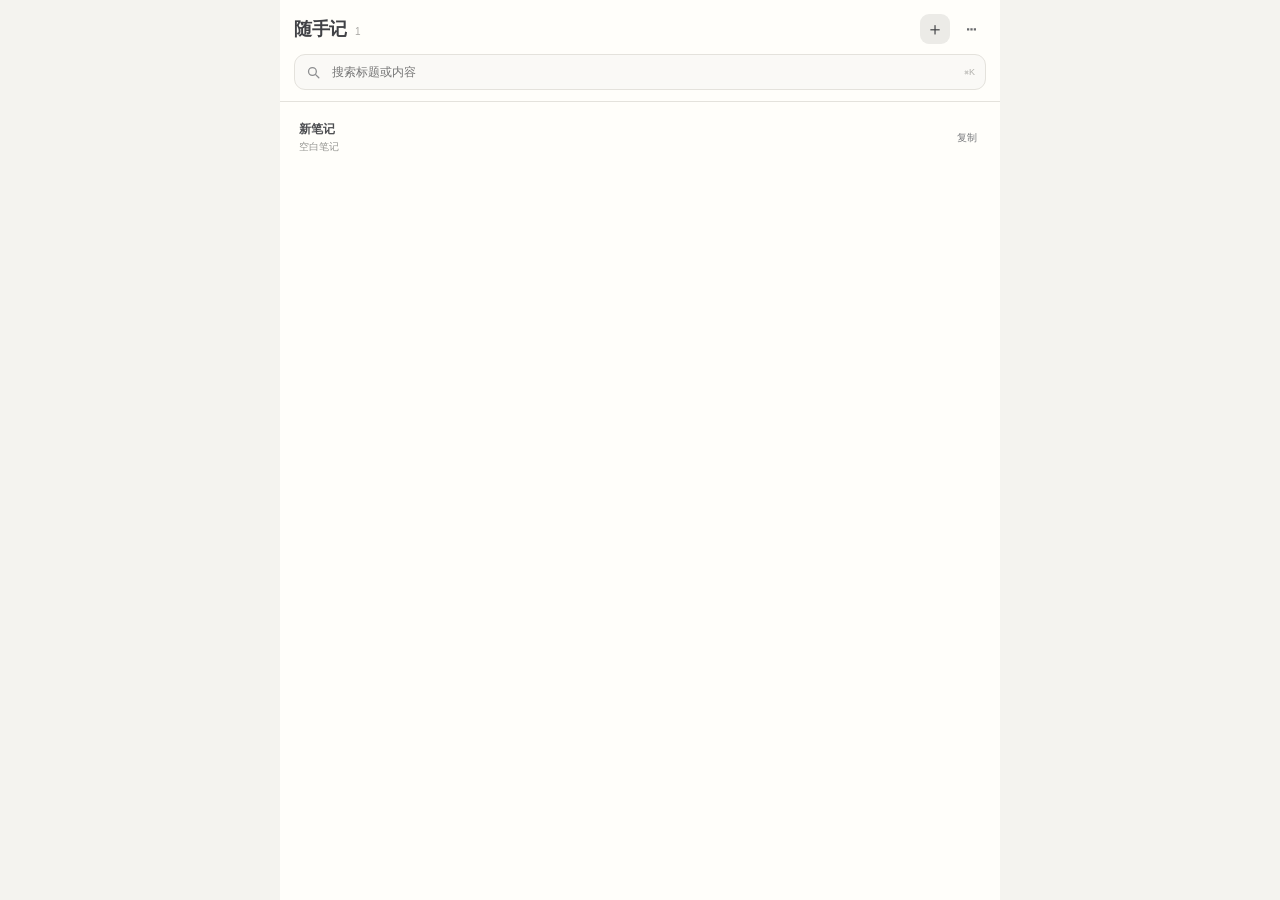
<file: index.html>
<!doctype html>
<html lang="zh-CN">
<head>
  <meta charset="utf-8">
  <meta name="viewport" content="width=device-width,initial-scale=1">
  <title>Quick Notes</title>
  <meta http-equiv="refresh" content="0; url=web/index.html">
  <script>location.replace("web/index.html");</script>
</head>
<body><a href="web/index.html">打开 Quick Notes</a></body>
</html>
</file>
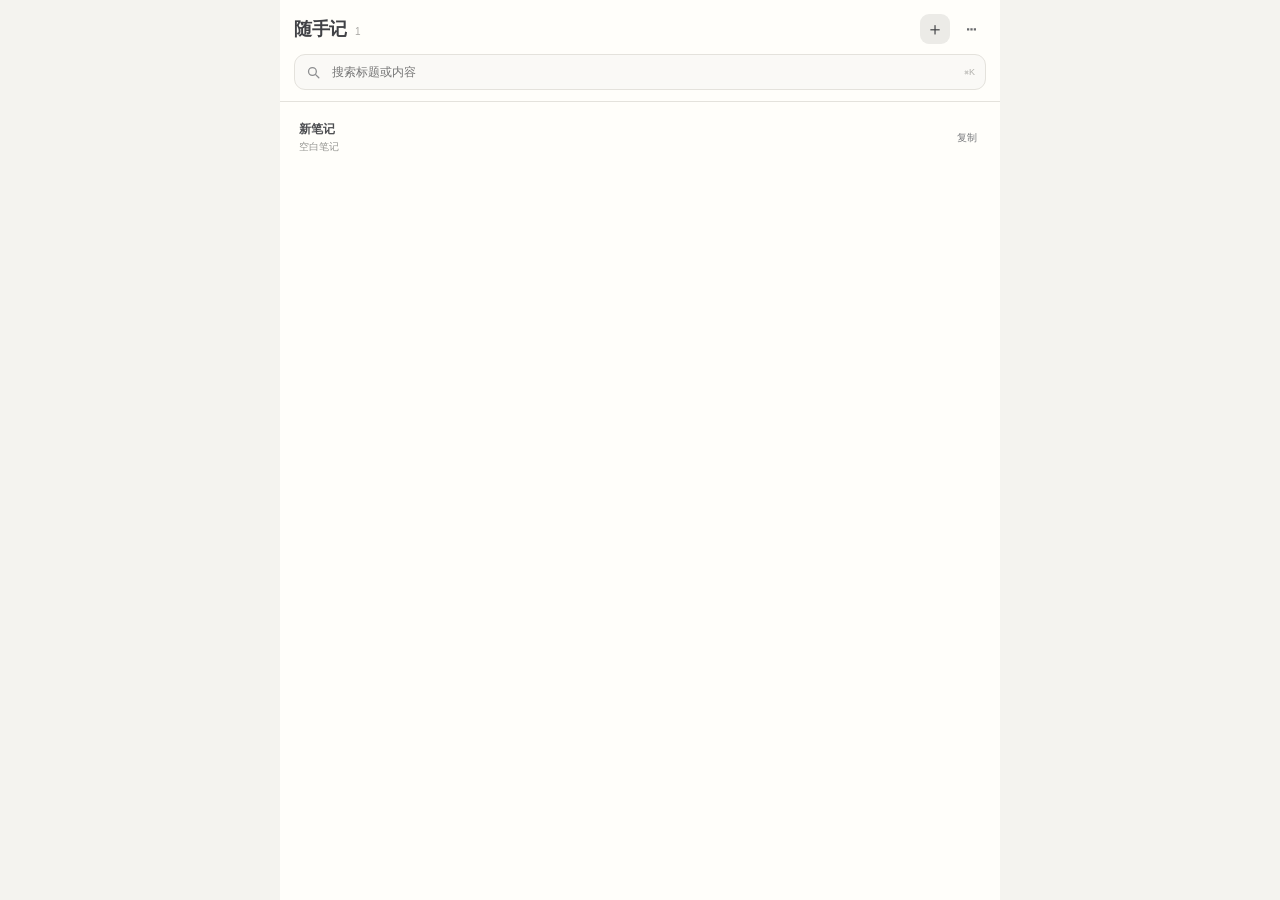
<file: preview-v04/index.html>
<!doctype html>
<html lang="zh-CN" data-runtime="web">
<head>
  <meta charset="utf-8">
  <meta name="viewport" content="width=device-width,initial-scale=1,viewport-fit=cover">
  <title>随手记 · MenubarX V0.4 Preview</title>
  <meta name="theme-color" content="#f4f3ef">
  <link rel="manifest" href="manifest.webmanifest">
  <link rel="icon" href="../icons/icon48.png">
  <link rel="apple-touch-icon" href="../icons/icon128.png">
  <link rel="stylesheet" href="../css/writing.css">
  <link rel="stylesheet" href="menubarx.css">
</head>
<body>
  <main id="menubar-app" class="menubar-app" data-view="shelf">
    <section id="shelf-view" class="app-view shelf-view" aria-label="随手记列表">
      <header class="shelf-header">
        <div class="brand-row"><div class="brand-copy"><strong>随手记</strong><span id="note-count" class="quiet-meta"></span></div><div class="header-actions"><button id="new-note" class="icon-action primary-icon" type="button" title="新建" aria-label="新建笔记">＋</button><button id="settings-button" class="icon-action" type="button" title="设置" aria-label="设置">⋯</button></div></div>
        <label class="search-box" for="note-search"><svg aria-hidden="true" viewBox="0 0 24 24"><circle cx="10.5" cy="10.5" r="5.5"/><path d="m15 15 4.5 4.5"/></svg><input id="note-search" type="search" placeholder="搜索标题或内容" autocomplete="off" spellcheck="false"><kbd>⌘K</kbd></label>
      </header>
      <div id="note-list" class="note-list" role="list"></div><div id="note-empty" class="empty-state" hidden>没有匹配的内容</div>
    </section>
    <section id="read-view" class="app-view read-view" aria-label="阅读笔记" hidden><header class="detail-header"><button id="read-back" class="text-action back-action" type="button">‹ 返回</button><div class="detail-actions"><button id="read-copy" class="text-action primary-action" type="button">复制</button><button id="read-edit" class="text-action" type="button">编辑</button><button id="read-delete" class="text-action danger-text" type="button">删除</button></div></header><div class="read-scroll"><h1 id="read-title" class="note-title"></h1><article id="read-body" class="markdown-preview"></article></div></section>
    <section id="edit-view" class="app-view edit-view" aria-label="编辑笔记" hidden><header class="detail-header edit-header"><button id="edit-back" class="text-action back-action" type="button">‹ 完成</button><span id="save-status" class="save-status">已保存</span><button id="edit-copy" class="text-action primary-action" type="button">复制</button></header><div class="edit-fields"><input id="edit-title" class="edit-title" type="text" maxlength="80" placeholder="笔记名称" autocomplete="off" spellcheck="true" aria-label="笔记名称"><div id="source-toolbar" class="source-toolbar" role="toolbar" aria-label="Markdown 快捷格式"><button type="button" data-prefix="# " title="一级标题">H1</button><button type="button" data-prefix="## " title="二级标题">H2</button><button type="button" data-prefix="### " title="三级标题">H3</button><span class="toolbar-separator" aria-hidden="true"></span><button type="button" data-wrap="**" title="加粗"><strong>B</strong></button><button type="button" data-wrap="*" title="斜体"><em>I</em></button><button type="button" data-wrap="`" title="行内代码">&lt;/&gt;</button><span class="toolbar-separator" aria-hidden="true"></span><button type="button" data-prefix="- " title="项目列表">•</button><button type="button" data-prefix="1. " title="编号列表">1.</button><button type="button" data-prefix="> " title="引用">❝</button><button type="button" data-insert="divider" title="分隔线">—</button></div><textarea id="edit-body" class="source-editor" placeholder="直接写点什么……" spellcheck="true" aria-label="Markdown 正文"></textarea></div></section>
    <div id="copy-toast" class="copy-toast" role="status" aria-live="polite" hidden>已复制</div>
    <dialog id="settings-dialog" class="settings-dialog"><form method="dialog" class="settings-panel"><header class="settings-header"><div><strong>设置与备份</strong><p>这是 V0.4 Preview，使用独立本地数据库。</p></div><button value="close" class="close-button" aria-label="关闭">×</button></header><section class="settings-section"><div class="section-copy"><strong>本地自动备份</strong><p id="backup-status">尚未连接备份目录</p></div><div class="button-row"><button id="connect-backup" type="button">选择目录</button><button id="backup-now" type="button">立即备份</button><button id="restore-backup" type="button">从目录恢复</button><button id="disconnect-backup" type="button">断开</button></div></section><section class="settings-section"><div class="section-copy"><strong>安全快照</strong><p>删除、导入和恢复前自动留底；最多保留 8 份。</p></div><div class="button-row"><button id="create-snapshot" type="button">立即留一份</button></div><div id="snapshot-list" class="compact-list"></div></section><section class="settings-section"><div class="section-copy"><strong>回收站</strong><p id="trash-summary">0 条</p></div><div id="trash-list" class="compact-list"></div><div class="button-row"><button id="empty-trash" type="button" class="danger-soft">清空回收站</button></div></section><section class="settings-section"><div class="section-copy"><strong>导入与导出</strong><p>JSON 用于完整恢复；Markdown 导出当前笔记。</p></div><div class="button-row"><button id="export-json" type="button">导出完整 JSON</button><button id="export-markdown" type="button">导出当前 Markdown</button><button id="import-json" type="button">导入 JSON</button><input id="import-json-input" type="file" accept="application/json,.json" hidden></div></section><footer class="settings-footer"><span id="version">Web 0.4.0 Preview</span><span>独立测试数据</span></footer></form></dialog>
  </main>
  <script type="module" src="menubarx.js"></script>
</body>
</html>
</file>
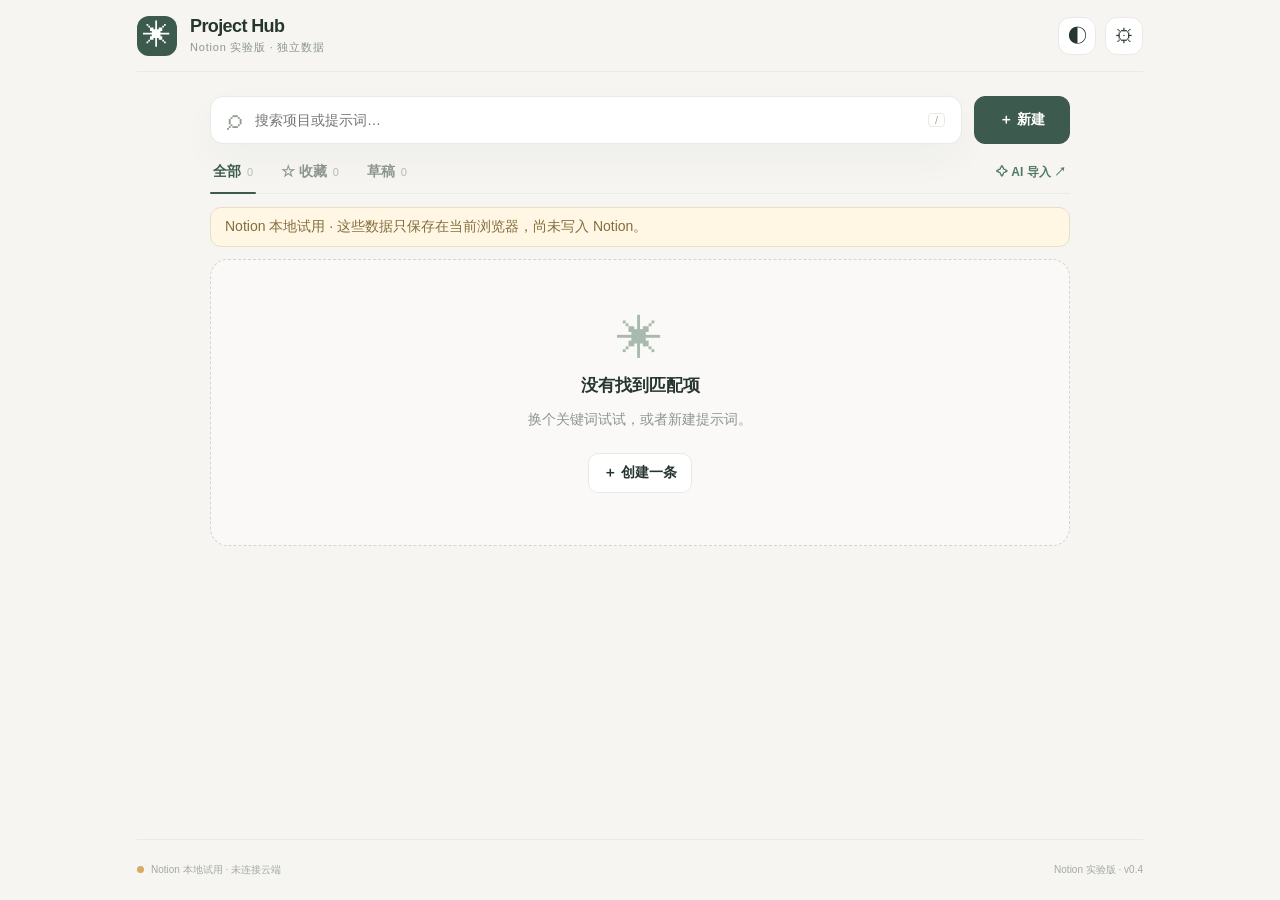
<file: project-hub-notion/index.html>
<!doctype html>
<html lang="zh-CN">
<head>
  <meta charset="utf-8">
  <meta name="viewport" content="width=device-width,initial-scale=1,viewport-fit=cover">
  <meta name="theme-color" content="#f6f5f2">
  <meta name="description" content="你的个人 AI 项目与提示词快捷工作台。">
  <title>Project Hub · Notion 实验版</title>
  <link rel="icon" type="image/svg+xml" href="favicon.svg">
  <link rel="stylesheet" href="styles.css">
  <script defer src="config.js"></script>
  <script type="module" src="js/app.js"></script>
</head>
<body>
  <div class="app-frame">
    <header class="topbar">
      <div class="brand"><div class="brand-icon">✳</div><div class="brand-text"><strong>Project Hub</strong><span>Notion 实验版 · 独立数据</span></div></div>
      <div class="top-actions">
        <button type="button" id="themeBtn" class="icon-button desktop-only" title="切换深浅模式" aria-label="切换深浅模式">◐</button>
        <button type="button" id="settingsBtn" class="icon-button" title="设置与备份" aria-label="设置与备份">⚙</button>
      </div>
    </header>
    <main class="content">
      <section class="toolbar" aria-label="快捷操作">
        <label class="searchbox"><span class="search-icon" aria-hidden="true">⌕</span><input id="search" type="search" placeholder="搜索项目或提示词…" autocomplete="off" spellcheck="false"><span class="keycap desktop-only">/</span></label>
        <button id="newBtn" type="button" class="primary-button"><span aria-hidden="true">＋</span> 新建</button>
      </section>
      <div class="filterbar"><div class="filter-tabs"><button id="allFilter" class="filter active" type="button">全部 <span id="allCount"></span></button><button id="starFilter" class="filter" type="button">☆ 收藏 <span id="starCount"></span></button><button id="draftFilter" class="filter" type="button">草稿 <span id="draftCount"></span></button></div><button id="aiBtn" type="button" class="text-action">✧ AI 导入 <span aria-hidden="true">↗</span></button></div>
      <div id="syncNotice" class="sync-notice" role="status"></div><div id="draftQuick" class="draft-quick" hidden><button type="button" id="newDraftBtn" class="draft-quick-button"><span>✎ 随便写点什么…</span><small>自动保存 · 完善后收入词库</small></button></div>
      <section id="cards" class="cards" aria-live="polite" aria-label="提示词列表"></section>
      <div id="empty" class="empty" hidden><div class="empty-art" aria-hidden="true">✳</div><h2 id="emptyTitle">还没有提示词</h2><p id="emptySub">点击「新建」，添加你的第一条提示词。</p><button id="emptyNew" type="button" class="outline-button">＋ 创建一条</button></div>
    </main>
    <footer class="footer"><span id="storageStatus"><span class="status-dot"></span> 本地演示</span><span>Notion 实验版 · v0.4</span></footer>
  </div>

  <dialog id="editDialog" class="sheet-dialog" aria-labelledby="editHeading">
    <form id="editForm" method="dialog"><div class="dialog-head"><div><p class="eyebrow">EDITOR</p><h2 id="editHeading">新建提示词</h2></div><button type="button" class="close-btn" data-close="editDialog" aria-label="关闭">×</button></div>
      <div class="form-row kind-switch" role="group" aria-label="记录类型"><label><input name="kind" type="radio" value="prompt" checked>普通提示词</label><label><input name="kind" type="radio" value="project">项目入口</label></div>
      <label class="field"><span>标题 <small>必填</small></span><input id="editTitle" name="title" maxlength="160" required placeholder="例如：课堂反馈生成"></label>
      <label class="field"><span>一句简介 <small>可选</small></span><input id="editSummary" name="summary" maxlength="400" placeholder="简短说明它能帮你做什么"></label>
      <div id="projectFields" hidden><label class="field"><span>项目入口 <small>必填 · 已核验的地址</small></span><input id="editEntry" name="entry_url" type="url" placeholder="https://drive.google.com/…"></label><label class="field"><span>Current 地址 <small>可选</small></span><input id="editCurrent" name="current_url" type="url" placeholder="https://drive.google.com/…"></label></div>
      <label class="field"><span id="bodyLabel">提示词正文</span><textarea id="editBody" name="body" rows="7" placeholder="输入你想快速复制的内容…"></textarea><small id="bodyHelp" class="helper">点击卡片正文区域即可复制此内容。</small></label>
      <div class="editor-utility"><button type="button" id="copyForAIBtn" class="subtle-button" hidden>✧ 复制给 AI 修改</button><button type="button" id="deleteBtn" class="danger-text" hidden>删除这条</button></div>
      <div class="dialog-actions"><button type="button" class="outline-button" data-close="editDialog">取消</button><button type="submit" id="saveBtn" class="primary-button">保存</button></div>
    </form>
  </dialog>

  <dialog id="draftDialog" class="sheet-dialog" aria-labelledby="draftHeading">
    <div class="dialog-head"><div><p class="eyebrow">DRAFT WORKSPACE</p><h2 id="draftHeading">随便写写</h2></div><button type="button" class="close-btn" id="closeDraftBtn" aria-label="关闭草稿">×</button></div>
    <p class="dialog-lead">先写想法，不必整理。离开会自动保存；收入词库时再确认标题。</p>
    <label class="field"><span>标题 <small>暂时可不填</small></span><input id="draftTitle" maxlength="160" placeholder="未命名草稿"></label>
    <label class="field"><span>内容</span><textarea id="draftBody" class="draft-body" rows="12" placeholder="一句想法、几个关键词，或者一段待完善的提示词……"></textarea></label>
    <p id="draftStatus" class="draft-save-status" role="status">自动保存</p>
    <div class="draft-actions"><button type="button" class="outline-button" id="draftDeleteBtn">删除</button><div class="draft-actions-right"><button type="button" class="outline-button" id="draftAiBtn">✧ 交给 AI</button><button type="button" class="primary-button" id="promoteDraftBtn">收入词库 ↗</button></div></div>
  </dialog>

  <dialog id="aiDialog" class="sheet-dialog" aria-labelledby="aiHeading"><div class="dialog-head"><div><p class="eyebrow">AI CONNECTION</p><h2 id="aiHeading">从 ChatGPT 导入</h2></div><button type="button" class="close-btn" data-close="aiDialog" aria-label="关闭">×</button></div><p class="dialog-lead">粘贴 ChatGPT 返回的结构化 JSON。粘贴后自动检查并预览；确认后提交，不改变收藏和置顶。Notion 的多条写入不是原子事务。</p><label class="field"><span>AI 修改包</span><textarea id="aiInput" rows="9" spellcheck="false" placeholder='{"schema":"project-hub.patch.v2","changes":[{"action":"create","title":"示例","body":"正文"}]}'></textarea></label><div id="aiPreview" class="preview" aria-live="polite"></div><div class="dialog-actions"><button type="button" id="applyAiBtn" class="primary-button" disabled>确认应用</button></div></dialog>

  <dialog id="settingsDialog" class="sheet-dialog small-dialog" aria-labelledby="settingsHeading"><div class="dialog-head"><div><p class="eyebrow">PREFERENCES</p><h2 id="settingsHeading">偏好设置</h2></div><button type="button" class="close-btn" data-close="settingsDialog" aria-label="关闭">×</button></div><section class="setting-group"><h3>数据与备份</h3><p id="settingsMode">当前为本地演示模式。配置 Supabase 后切换到个人云同步。</p><div class="button-row"><button type="button" id="undoSettingsBtn" class="outline-button" disabled>↶ 撤销上次操作</button><button type="button" id="exportBtn" class="outline-button">↓ 导出 JSON 备份</button><button type="button" id="importBtn" class="outline-button">↑ 导入 JSON 备份</button><input type="file" id="backupFile" accept=".json,application/json" hidden></div><div id="backupPreview" class="preview"></div><button type="button" id="applyBackupBtn" class="primary-button" hidden>确认合并备份</button></section><section class="setting-group"><h3>AI 修改偏好</h3><p>「交给 AI」时自动附带此偏好。输出格式与版本保护由网站固定管理，避免误改。此偏好目前只保存在当前浏览器。</p><label class="field"><span>你的 AI 编辑指导词</span><textarea id="aiGuidance" rows="5" maxlength="1500" placeholder="输入 AI 应如何优化你的提示词"></textarea></label><div class="button-row"><button type="button" id="saveAiGuidanceBtn" class="outline-button">保存偏好</button><button type="button" id="resetAiGuidanceBtn" class="outline-button">恢复默认</button></div></section><section class="setting-group"><h3>外观与同步</h3><div class="button-row"><button type="button" id="settingsThemeBtn" class="outline-button">◐ 切换深浅模式</button><button type="button" id="refreshBtn" class="outline-button">↻ 从云端刷新</button><button type="button" id="logoutBtn" class="outline-button" hidden>退出登录</button></div></section></dialog>

  <dialog id="authDialog" class="sheet-dialog small-dialog" aria-labelledby="authHeading"><form id="authForm" method="dialog"><div class="dialog-head"><div><p class="eyebrow">PRIVATE CLOUD</p><h2 id="authHeading">登录你的工作台</h2></div></div><p class="dialog-lead">Notion 正式版由 Cloudflare Access 完成认证，此表单仅作兼容保留。</p><label class="field"><span>邮箱</span><input id="email" type="email" required autocomplete="username"></label><label class="field"><span>密码</span><input id="password" type="password" required autocomplete="current-password"></label><div class="dialog-actions"><button type="submit" class="primary-button fill">登录并同步</button></div></form></dialog>

  <dialog id="manualCopyDialog" class="sheet-dialog small-dialog" aria-labelledby="manualHeading"><div class="dialog-head"><h2 id="manualHeading">请手动复制</h2><button type="button" class="close-btn" data-close="manualCopyDialog" aria-label="关闭">×</button></div><p class="dialog-lead">当前容器不允许自动写入剪贴板，请选择下方文本复制。</p><textarea id="manualCopyText" rows="9" readonly></textarea><div class="dialog-actions"><button class="primary-button" data-close="manualCopyDialog">完成</button></div></dialog>
  <div id="toast" class="toast" role="status" aria-live="polite"></div>
</body>
</html>
</file>
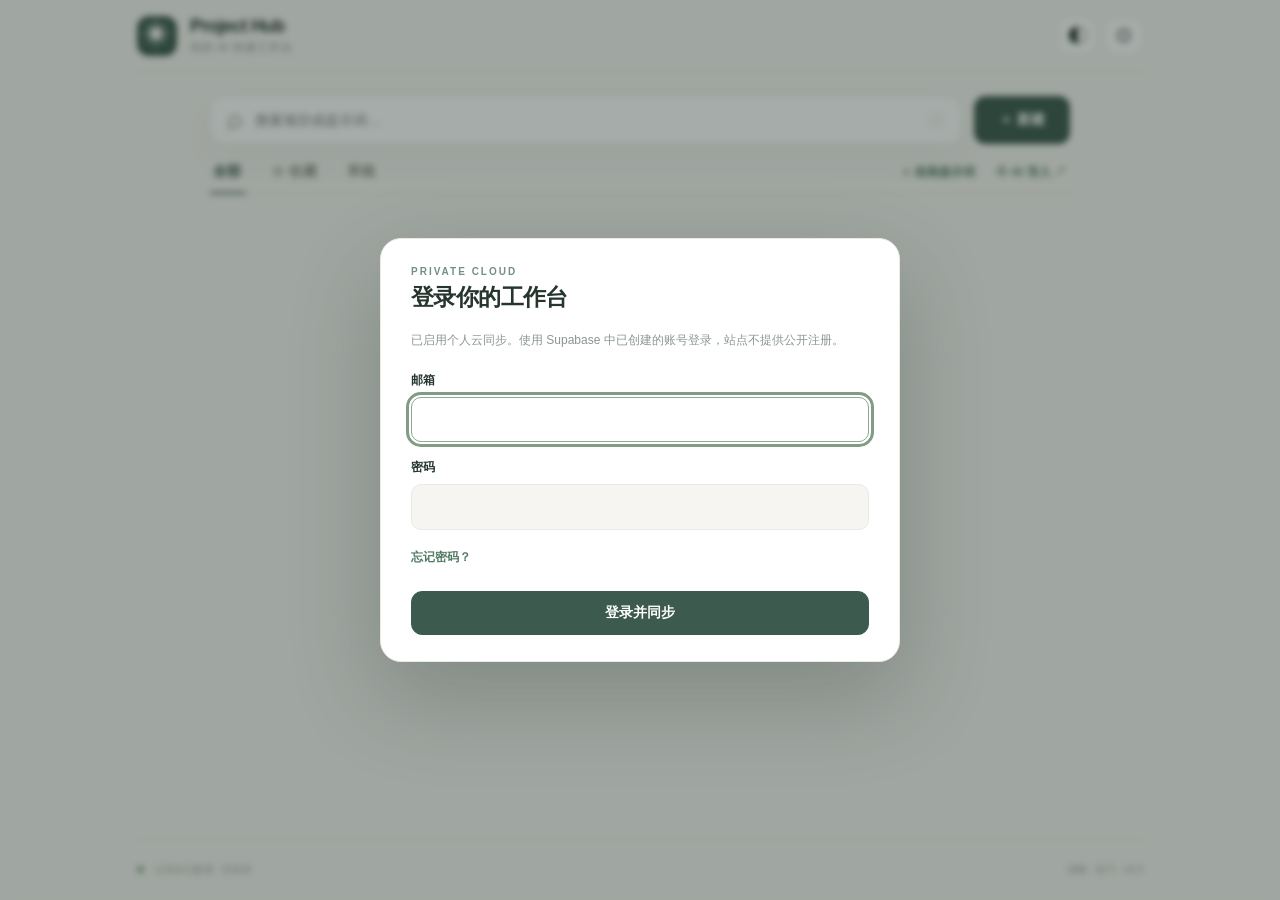
<file: project-hub/index.html>
<!doctype html>
<html lang="zh-CN">
<head>
  <meta charset="utf-8">
  <meta name="viewport" content="width=device-width,initial-scale=1,viewport-fit=cover">
  <meta name="theme-color" content="#f6f5f2">
  <meta name="description" content="你的个人 AI 项目与提示词快捷工作台。">
  <title>Project Hub · 提示词工作台</title>
  <link rel="icon" type="image/svg+xml" href="favicon.svg">
  <link rel="stylesheet" href="styles.css?v=auth-reset-20261018-1">
  <script defer src="config.js"></script>
  <script type="module" src="js/app.js?v=auth-reset-20261018-1"></script>
</head>
<body>
  <div class="app-frame">
    <header class="topbar">
      <div class="brand"><div class="brand-icon">✳</div><div class="brand-text"><strong>Project Hub</strong><span>你的 AI 快捷工作台</span></div></div>
      <div class="top-actions">
        <button type="button" id="themeBtn" class="icon-button desktop-only" title="切换深浅模式" aria-label="切换深浅模式">◐</button>
        <button type="button" id="settingsBtn" class="icon-button" title="设置与备份" aria-label="设置与备份">⚙</button>
      </div>
    </header>
    <main class="content">
      <section class="toolbar" aria-label="快捷操作">
        <label class="searchbox"><span class="search-icon" aria-hidden="true">⌕</span><input id="search" type="search" placeholder="搜索项目或提示词…" autocomplete="off" spellcheck="false"><span class="keycap desktop-only">/</span></label>
        <button id="newBtn" type="button" class="primary-button"><span aria-hidden="true">＋</span> 新建</button>
      </section>
      <div class="filterbar"><div class="filter-tabs"><button id="allFilter" class="filter active" type="button">全部 <span id="allCount"></span></button><button id="starFilter" class="filter" type="button">☆ 收藏 <span id="starCount"></span></button><button id="draftFilter" class="filter" type="button">草稿 <span id="draftCount"></span></button></div><div class="work-actions"><button id="composeBtn" type="button" class="text-action">＋ 组装提示词</button><button id="aiBtn" type="button" class="text-action">✧ AI 导入 <span aria-hidden="true">↗</span></button></div></div>
      <div id="syncNotice" class="sync-notice" role="status"></div><div id="draftQuick" class="draft-quick" hidden><button type="button" id="newDraftBtn" class="draft-quick-button"><span>✎ 随便写点什么…</span><small>自动保存 · 完善后收入词库</small></button></div>
      <section id="cards" class="cards" aria-live="polite" aria-label="提示词列表"></section>
      <div id="empty" class="empty" hidden><div class="empty-art" aria-hidden="true">✳</div><h2 id="emptyTitle">还没有提示词</h2><p id="emptySub">点击「新建」，添加你的第一条提示词。</p><button id="emptyNew" type="button" class="outline-button">＋ 创建一条</button></div>
    </main>
    <footer class="footer"><span id="storageStatus"><span class="status-dot"></span> 本地演示</span><span>清晰 · 轻巧 · v0.4</span></footer>
  </div>

  <dialog id="editDialog" class="sheet-dialog" aria-labelledby="editHeading">
    <form id="editForm" method="dialog"><div class="dialog-head"><div><p class="eyebrow">EDITOR</p><h2 id="editHeading">新建提示词</h2></div><button type="button" class="close-btn" data-close="editDialog" aria-label="关闭">×</button></div>
      <div class="form-row kind-switch" role="group" aria-label="记录类型"><label><input name="kind" type="radio" value="prompt" checked>普通提示词</label><label><input name="kind" type="radio" value="project">项目入口</label></div>
      <label class="field"><span>标题 <small>必填</small></span><input id="editTitle" name="title" maxlength="160" required placeholder="例如：课堂反馈生成"></label>
      <label class="field"><span>一句简介 <small>可选</small></span><input id="editSummary" name="summary" maxlength="400" placeholder="简短说明它能帮你做什么"></label>
      <div id="projectFields" hidden><label class="field"><span>项目入口 <small>必填 · 已核验的地址</small></span><input id="editEntry" name="entry_url" type="url" placeholder="https://drive.google.com/…"></label><label class="field"><span>Current 地址 <small>可选</small></span><input id="editCurrent" name="current_url" type="url" placeholder="https://drive.google.com/…"></label></div>
      <label class="field"><span id="bodyLabel">提示词正文</span><textarea id="editBody" name="body" rows="7" placeholder="输入你想快速复制的内容…"></textarea><small id="bodyHelp" class="helper">点击卡片正文区域即可复制此内容。</small></label>
      <div class="editor-utility"><button type="button" id="copyForAIBtn" class="subtle-button" hidden>✧ 复制给 AI 修改</button><button type="button" id="deleteBtn" class="danger-text" hidden>删除这条</button></div>
      <div class="dialog-actions"><button type="button" class="outline-button" data-close="editDialog">取消</button><button type="submit" id="saveBtn" class="primary-button">保存</button></div>
    </form>
  </dialog>

  <dialog id="draftDialog" class="sheet-dialog" aria-labelledby="draftHeading">
    <div class="dialog-head"><div><p class="eyebrow">DRAFT WORKSPACE</p><h2 id="draftHeading">随便写写</h2></div><button type="button" class="close-btn" id="closeDraftBtn" aria-label="关闭草稿">×</button></div>
    <p class="dialog-lead">先写想法，不必整理。离开会自动保存；收入词库时再确认标题。</p>
    <label class="field"><span>标题 <small>暂时可不填</small></span><input id="draftTitle" maxlength="160" placeholder="未命名草稿"></label>
    <label class="field"><span>内容</span><textarea id="draftBody" class="draft-body" rows="12" placeholder="一句想法、几个关键词，或者一段待完善的提示词……"></textarea></label>
    <p id="draftStatus" class="draft-save-status" role="status">自动保存</p>
    <div class="draft-actions"><button type="button" class="outline-button" id="draftDeleteBtn">删除</button><div class="draft-actions-right"><button type="button" class="outline-button" id="draftAiBtn">✧ 交给 AI</button><button type="button" class="primary-button" id="promoteDraftBtn">收入词库 ↗</button></div></div>
  </dialog>


  <dialog id="composeDialog" class="sheet-dialog compose-dialog" aria-labelledby="composeHeading">
    <div class="dialog-head"><div><p class="eyebrow">PROMPT COMPOSER</p><h2 id="composeHeading">组装调用提示词</h2></div><button type="button" class="close-btn" data-close="composeDialog" aria-label="关闭">×</button></div>
    <p class="dialog-lead">一个主项目，其他项目或方法只作参考。选好用途与本次任务，即时生成可复制的简短提示词。</p>
    <p class="compose-help">目录沿用现有「项目入口」卡片；KH 方法也可以登记为入口卡，名称标注 K001 等编号。入口和私人资料不会自动发布到 GitHub。</p>
    <div class="compose-grid">
      <label class="field"><span>用途</span><select id="composeMode"><option value="temporary">临时参考 · 不接手</option><option value="handoff">接手继续 · 一个主 Worker</option><option value="compose">组合设计 · 主项目＋借鉴</option></select></label>
      <label class="field"><span>主项目</span><select id="composeMain"><option value="">请选择项目</option></select></label>
    </div>
    <label class="field"><span>选其他项目或方法（可选）</span><select id="composeSource"><option value="">选择一项参考</option></select></label>
    <div class="compose-source-actions"><button type="button" id="addReferenceBtn" class="outline-button">＋ 借鉴项目</button><button type="button" id="addMethodBtn" class="outline-button">＋ 借鉴方法</button></div>
    <div id="composeChosen" class="compose-selected" aria-live="polite"></div>
    <label class="field"><span>本次任务 <small>可以留空，下次再补充</small></span><textarea id="composeTask" rows="4" maxlength="5000" placeholder="例如：参考主项目，设计一份新的 A-Level 数学课后练习。"></textarea></label>
    <div class="compose-output-head"><strong>最终提示词预览</strong><span id="composeStatus" role="status"></span></div>
    <pre id="composeOutput" class="compose-output" tabindex="0"></pre>
    <div class="dialog-actions compose-actions"><button type="button" id="composeSaveBtn" class="outline-button">☆ 收藏这个组合</button><button type="button" id="composeCopyBtn" class="primary-button">复制完整提示词</button></div>
  </dialog>
  <dialog id="aiDialog" class="sheet-dialog" aria-labelledby="aiHeading"><div class="dialog-head"><div><p class="eyebrow">AI CONNECTION</p><h2 id="aiHeading">从 ChatGPT 导入</h2></div><button type="button" class="close-btn" data-close="aiDialog" aria-label="关闭">×</button></div><p class="dialog-lead">粘贴 ChatGPT 返回的结构化 JSON。粘贴后自动检查并预览；确认后整体写入，不改变收藏和置顶。</p><label class="field"><span>AI 修改包</span><textarea id="aiInput" rows="9" spellcheck="false" placeholder='{"schema":"project-hub.patch.v2","changes":[{"action":"create","title":"示例","body":"正文"}]}'></textarea></label><div id="aiPreview" class="preview" aria-live="polite"></div><div class="dialog-actions"><button type="button" id="applyAiBtn" class="primary-button" disabled>确认应用</button></div></dialog>

  <dialog id="settingsDialog" class="sheet-dialog small-dialog" aria-labelledby="settingsHeading"><div class="dialog-head"><div><p class="eyebrow">PREFERENCES</p><h2 id="settingsHeading">偏好设置</h2></div><button type="button" class="close-btn" data-close="settingsDialog" aria-label="关闭">×</button></div><section class="setting-group"><h3>数据与备份</h3><p id="settingsMode">当前为本地演示模式。配置 Supabase 后切换到个人云同步。</p><div class="button-row"><button type="button" id="undoSettingsBtn" class="outline-button" disabled>↶ 撤销上次操作</button><button type="button" id="exportBtn" class="outline-button">↓ 导出 JSON 备份</button><button type="button" id="importBtn" class="outline-button">↑ 导入 JSON 备份</button><input type="file" id="backupFile" accept=".json,application/json" hidden></div><div id="backupPreview" class="preview"></div><button type="button" id="applyBackupBtn" class="primary-button" hidden>确认合并备份</button></section><section class="setting-group"><h3>AI 修改偏好</h3><p>「交给 AI」时自动附带此偏好。输出格式与版本保护由网站固定管理，避免误改。此偏好目前只保存在当前浏览器。</p><label class="field"><span>你的 AI 编辑指导词</span><textarea id="aiGuidance" rows="5" maxlength="1500" placeholder="输入 AI 应如何优化你的提示词"></textarea></label><div class="button-row"><button type="button" id="saveAiGuidanceBtn" class="outline-button">保存偏好</button><button type="button" id="resetAiGuidanceBtn" class="outline-button">恢复默认</button></div></section><section class="setting-group"><h3>外观与同步</h3><div class="button-row"><button type="button" id="settingsThemeBtn" class="outline-button">◐ 切换深浅模式</button><button type="button" id="refreshBtn" class="outline-button">↻ 从云端刷新</button><button type="button" id="logoutBtn" class="outline-button" hidden>退出登录</button></div></section></dialog>

  <dialog id="authDialog" class="sheet-dialog small-dialog" aria-labelledby="authHeading">
    <div class="auth-panel" id="loginPanel">
      <form id="authForm" method="dialog"><div class="dialog-head"><div><p class="eyebrow">PRIVATE CLOUD</p><h2 id="authHeading">登录你的工作台</h2></div></div><p class="dialog-lead">已启用个人云同步。使用 Supabase 中已创建的账号登录，站点不提供公开注册。</p><label class="field"><span>邮箱</span><input id="email" type="email" required autocomplete="username"></label><label class="field"><span>密码</span><input id="password" type="password" required autocomplete="current-password"></label><button type="button" id="forgotPasswordBtn" class="auth-link">忘记密码？</button><div class="dialog-actions"><button type="submit" class="primary-button fill">登录并同步</button></div></form>
    </div>
    <section class="auth-panel" id="resetRequestPanel" hidden aria-labelledby="resetRequestHeading"><div class="dialog-head"><div><p class="eyebrow">PASSWORD RESET</p><h2 id="resetRequestHeading">重设登录密码</h2></div></div><p class="dialog-lead">输入你注册 Project Hub 时使用的邮箱。我们会发送一封重设密码邮件。</p><form id="resetRequestForm" method="dialog"><label class="field"><span>邮箱</span><input id="resetEmail" type="email" required autocomplete="email"></label><p id="resetRequestStatus" class="auth-status" role="status" aria-live="polite"></p><div class="dialog-actions"><button type="button" id="backToLoginBtn" class="outline-button">返回登录</button><button type="submit" id="sendResetBtn" class="primary-button">发送重设邮件</button></div></form></section>
    <section class="auth-panel" id="passwordRecoveryPanel" hidden aria-labelledby="passwordRecoveryHeading"><div class="dialog-head"><div><p class="eyebrow">PASSWORD RESET</p><h2 id="passwordRecoveryHeading">设置新密码</h2></div></div><p id="passwordRecoveryStatus" class="auth-status" role="status" aria-live="polite"></p><form id="passwordRecoveryForm" method="dialog"><label class="field"><span>新密码</span><input id="newPassword" type="password" required autocomplete="new-password"></label><label class="field"><span>再输一次新密码</span><input id="confirmNewPassword" type="password" required autocomplete="new-password"></label><div class="dialog-actions"><button type="button" id="recoveryBackBtn" class="outline-button">返回登录</button><button type="submit" id="saveNewPasswordBtn" class="primary-button">保存新密码</button></div></form></section>
  </dialog>

  <dialog id="manualCopyDialog" class="sheet-dialog small-dialog" aria-labelledby="manualHeading"><div class="dialog-head"><h2 id="manualHeading">请手动复制</h2><button type="button" class="close-btn" data-close="manualCopyDialog" aria-label="关闭">×</button></div><p class="dialog-lead">当前容器不允许自动写入剪贴板，请选择下方文本复制。</p><textarea id="manualCopyText" rows="9" readonly></textarea><div class="dialog-actions"><button class="primary-button" data-close="manualCopyDialog">完成</button></div></dialog>
  <div id="toast" class="toast" role="status" aria-live="polite"></div>
</body>
</html>
</file>
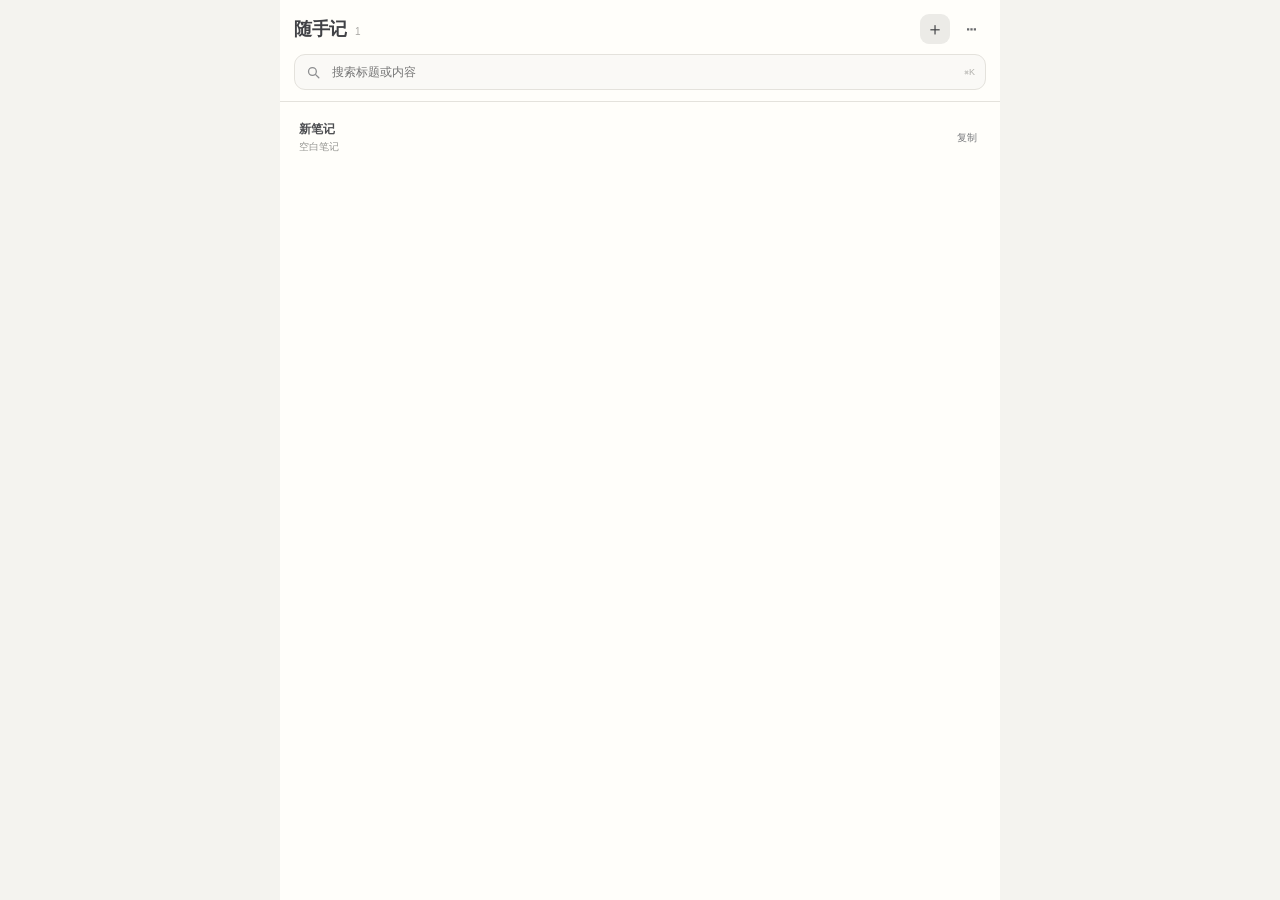
<file: web/index.html>
<!doctype html>
<html lang="zh-CN" data-runtime="web">
<head>
  <meta charset="utf-8">
  <meta name="viewport" content="width=device-width,initial-scale=1,viewport-fit=cover">
  <title>随手记 · MenubarX</title>
  <meta name="theme-color" content="#f4f3ef">
  <link rel="manifest" href="manifest.webmanifest">
  <link rel="icon" href="../icons/icon48.png">
  <link rel="apple-touch-icon" href="../icons/icon128.png">
  <link rel="stylesheet" href="../css/writing.css">
  <link rel="stylesheet" href="menubarx.css">
</head>
<body>
  <main id="menubar-app" class="menubar-app" data-view="shelf">
    <section id="shelf-view" class="app-view shelf-view" aria-label="随手记列表">
      <header class="shelf-header">
        <div class="brand-row">
          <div class="brand-copy">
            <strong>随手记</strong>
            <span id="note-count" class="quiet-meta"></span>
          </div>
          <div class="header-actions">
            <button id="new-note" class="icon-action primary-icon" type="button" title="新建" aria-label="新建笔记">＋</button>
            <button id="settings-button" class="icon-action" type="button" title="设置" aria-label="设置">⋯</button>
          </div>
        </div>
        <label class="search-box" for="note-search">
          <svg aria-hidden="true" viewBox="0 0 24 24"><circle cx="10.5" cy="10.5" r="5.5"/><path d="m15 15 4.5 4.5"/></svg>
          <input id="note-search" type="search" placeholder="搜索标题或内容" autocomplete="off" spellcheck="false">
          <kbd>⌘K</kbd>
        </label>
      </header>
      <div id="note-list" class="note-list" role="list"></div>
      <div id="note-empty" class="empty-state" hidden>没有匹配的内容</div>
    </section>

    <section id="read-view" class="app-view read-view" aria-label="阅读笔记" hidden>
      <header class="detail-header">
        <button id="read-back" class="text-action back-action" type="button">‹ 返回</button>
        <div class="detail-actions">
          <button id="read-copy" class="text-action primary-action" type="button">复制</button>
          <button id="read-edit" class="text-action" type="button">编辑</button>
          <button id="read-delete" class="text-action danger-text" type="button">删除</button>
        </div>
      </header>
      <div class="read-scroll">
        <h1 id="read-title" class="note-title"></h1>
        <article id="read-body" class="markdown-preview"></article>
      </div>
    </section>

    <section id="edit-view" class="app-view edit-view" aria-label="编辑笔记" hidden>
      <header class="detail-header edit-header">
        <button id="edit-back" class="text-action back-action" type="button">‹ 完成</button>
        <span id="save-status" class="save-status">已保存</span>
        <button id="edit-copy" class="text-action primary-action" type="button">复制</button>
      </header>
      <div class="edit-fields">
        <input id="edit-title" class="edit-title" type="text" maxlength="80" placeholder="笔记名称" autocomplete="off" spellcheck="true" aria-label="笔记名称">
        <div id="source-toolbar" class="source-toolbar" role="toolbar" aria-label="Markdown 快捷格式">
          <button type="button" data-prefix="# " title="一级标题">H1</button>
          <button type="button" data-prefix="## " title="二级标题">H2</button>
          <button type="button" data-prefix="### " title="三级标题">H3</button>
          <span class="toolbar-separator" aria-hidden="true"></span>
          <button type="button" data-wrap="**" title="加粗"><strong>B</strong></button>
          <button type="button" data-wrap="*" title="斜体"><em>I</em></button>
          <button type="button" data-wrap="`" title="行内代码">&lt;/&gt;</button>
          <span class="toolbar-separator" aria-hidden="true"></span>
          <button type="button" data-prefix="- " title="项目列表">•</button>
          <button type="button" data-prefix="1. " title="编号列表">1.</button>
          <button type="button" data-prefix="> " title="引用">❝</button>
          <button type="button" data-insert="divider" title="分隔线">—</button>
        </div>
        <textarea id="edit-body" class="source-editor" placeholder="直接写点什么……" spellcheck="true" aria-label="Markdown 正文"></textarea>
      </div>
    </section>

    <div id="copy-toast" class="copy-toast" role="status" aria-live="polite" hidden>已复制</div>

    <dialog id="settings-dialog" class="settings-dialog">
      <form method="dialog" class="settings-panel">
        <header class="settings-header">
          <div>
            <strong>设置与备份</strong>
            <p>内容只保存在当前网址的本机空间。</p>
          </div>
          <button value="close" class="close-button" aria-label="关闭">×</button>
        </header>

        <section class="settings-section">
          <div class="section-copy"><strong>本地自动备份</strong><p id="backup-status">尚未连接备份目录</p></div>
          <div class="button-row">
            <button id="connect-backup" type="button">选择目录</button>
            <button id="backup-now" type="button">立即备份</button>
            <button id="restore-backup" type="button">从目录恢复</button>
            <button id="disconnect-backup" type="button">断开</button>
          </div>
        </section>

        <section class="settings-section">
          <div class="section-copy"><strong>安全快照</strong><p>删除、导入和恢复前自动留底；最多保留 8 份。</p></div>
          <div class="button-row"><button id="create-snapshot" type="button">立即留一份</button></div>
          <div id="snapshot-list" class="compact-list"></div>
        </section>

        <section class="settings-section">
          <div class="section-copy"><strong>回收站</strong><p id="trash-summary">0 条</p></div>
          <div id="trash-list" class="compact-list"></div>
          <div class="button-row"><button id="empty-trash" type="button" class="danger-soft">清空回收站</button></div>
        </section>

        <section class="settings-section">
          <div class="section-copy"><strong>导入与导出</strong><p>JSON 用于完整恢复；Markdown 导出当前笔记。</p></div>
          <div class="button-row">
            <button id="export-json" type="button">导出完整 JSON</button>
            <button id="export-markdown" type="button">导出当前 Markdown</button>
            <button id="import-json" type="button">导入 JSON</button>
            <input id="import-json-input" type="file" accept="application/json,.json" hidden>
          </div>
        </section>

        <footer class="settings-footer">
          <span id="version">Web 0.4.0</span>
          <span>Markdown 源码优先</span>
        </footer>
      </form>
    </dialog>
  </main>

  <script type="module" src="menubarx.js"></script>
</body>
</html>
</file>
<file: css/writing.css>
:root {
  --canvas: #f3f2ef;
  --paper: #fffefa;
  --ink: #2d2e31;
  --muted: #8a8b8d;
  --faint: #b7b7b4;
  --line: #e4e2dd;
  --line-strong: #d6d3cd;
  --soft: #f7f6f2;
  --focus: #777c88;
  --heading-1: #4f4b55;
  --heading-2: #5f6672;
  --heading-3: #777b82;
  --marker: #b4b4b1;
  color-scheme: light;
  font-family: Inter, ui-sans-serif, -apple-system, BlinkMacSystemFont, "Segoe UI", "PingFang SC", "Microsoft YaHei", sans-serif;
  color: var(--ink);
  background: var(--canvas);
}
* { box-sizing: border-box; }
button, select, input { font: inherit; }
button, select {
  border: 1px solid var(--line);
  background: rgba(255,255,255,.78);
  color: #66676b;
}
button { cursor: pointer; }
button:hover { border-color: #c9c6c0; background: #fff; color: #3f4043; }
button:focus-visible, select:focus-visible, input:focus-visible {
  outline: 2px solid rgba(111, 116, 129, .38);
  outline-offset: 2px;
}
.icon-button {
  display: inline-grid;
  place-items: center;
  width: 31px;
  height: 31px;
  padding: 0;
  border-radius: 9px;
  font-size: 16px;
  line-height: 1;
}
.rich-editor {
  position: relative;
  min-height: 0;
  overflow: auto;
  overscroll-behavior: contain;
  scrollbar-gutter: stable;
  outline: 0;
  color: var(--ink);
  caret-color: #6d7077;
  overflow-wrap: anywhere;
  white-space: pre-wrap;
}

.rich-editor,
.note-list,
.settings-panel,
.popup-note-list,
.trash-list,
.snapshot-list {
  scrollbar-width: thin;
  scrollbar-color: rgba(100, 101, 101, .42) transparent;
}
.rich-editor::-webkit-scrollbar,
.note-list::-webkit-scrollbar,
.settings-panel::-webkit-scrollbar,
.popup-note-list::-webkit-scrollbar,
.trash-list::-webkit-scrollbar,
.snapshot-list::-webkit-scrollbar {
  width: 3px;
  height: 3px;
}
.rich-editor::-webkit-scrollbar-track,
.note-list::-webkit-scrollbar-track,
.settings-panel::-webkit-scrollbar-track,
.popup-note-list::-webkit-scrollbar-track,
.trash-list::-webkit-scrollbar-track,
.snapshot-list::-webkit-scrollbar-track {
  background: transparent;
}
.rich-editor::-webkit-scrollbar-thumb,
.note-list::-webkit-scrollbar-thumb,
.settings-panel::-webkit-scrollbar-thumb,
.popup-note-list::-webkit-scrollbar-thumb,
.trash-list::-webkit-scrollbar-thumb,
.snapshot-list::-webkit-scrollbar-thumb {
  border-radius: 999px;
  background: rgba(100, 101, 101, .42);
}
.rich-editor::-webkit-scrollbar-thumb:hover,
.note-list::-webkit-scrollbar-thumb:hover,
.settings-panel::-webkit-scrollbar-thumb:hover,
.popup-note-list::-webkit-scrollbar-thumb:hover,
.trash-list::-webkit-scrollbar-thumb:hover,
.snapshot-list::-webkit-scrollbar-thumb:hover {
  background: rgba(82, 83, 83, .58);
}
.rich-editor[data-empty="true"]::before {
  position: absolute;
  color: #aaa9a5;
  content: attr(data-placeholder);
  pointer-events: none;
}
.rich-editor p { min-height: 1.7em; margin: 0 0 .48em; }
.rich-editor h1 { color: var(--heading-1); font-weight: 760; letter-spacing: -.025em; }
.rich-editor h2 { color: var(--heading-2); font-weight: 720; letter-spacing: -.016em; }
.rich-editor h3 { color: var(--heading-3); font-weight: 700; }
.rich-editor ul, .rich-editor ol { padding-left: 1.72em; }
.rich-editor li { padding-left: .12em; }
.rich-editor li::marker { color: var(--marker); }
.rich-editor blockquote {
  border-left: 2px solid #c9c9c6;
  color: #66686c;
}
.rich-editor code {
  border-radius: 5px;
  background: #f0efec;
  color: #575b63;
  font-family: ui-monospace, SFMono-Regular, Menlo, monospace;
  font-size: .9em;
}
.rich-editor hr { border: 0; border-top: 1px solid #deddd9; }
.rich-editor ::selection { background: #e4e5e8; }

.visually-hidden {
  position: absolute !important;
  width: 1px !important;
  height: 1px !important;
  padding: 0 !important;
  margin: -1px !important;
  overflow: hidden !important;
  clip: rect(0, 0, 0, 0) !important;
  white-space: nowrap !important;
  border: 0 !important;
}

.markdown-toolbar {
  min-width: 0;
  display: flex;
  align-items: center;
  gap: 2px;
  user-select: none;
  -webkit-user-select: none;
  background: #f5f4f1;
  color: #747579;
}
.markdown-toolbar button,
.markdown-block-picker select {
  height: 28px;
  border: 0;
  border-radius: 7px;
  background: transparent;
  color: inherit;
  font-size: 11px;
  line-height: 1;
}
.markdown-toolbar button {
  min-width: 28px;
  display: grid;
  place-items: center;
  padding: 0 7px;
}
.markdown-toolbar button:hover,
.markdown-block-picker select:hover {
  border: 0;
  background: #e9e8e4;
  color: #3f4043;
}
.markdown-toolbar button:active { background: #e1e0dc; }
.markdown-toolbar button.is-active { background: #e4e3df; color: #444549; }
.markdown-toolbar code { font-size: 9px; }
.markdown-block-picker { position: relative; flex: 0 0 auto; }
.markdown-block-picker select {
  min-width: 72px;
  padding: 0 24px 0 9px;
  outline: 0;
  cursor: pointer;
  appearance: none;
  -webkit-appearance: none;
}
.markdown-block-picker::after {
  position: absolute;
  top: 50%;
  right: 9px;
  width: 5px;
  height: 5px;
  border-right: 1.5px solid currentColor;
  border-bottom: 1.5px solid currentColor;
  content: '';
  pointer-events: none;
  transform: translateY(-65%) rotate(45deg);
}
.markdown-toolbar-divider {
  width: 1px;
  height: 16px;
  margin: 0 3px;
  background: #dcdbd6;
}

/* V1.0: bounded session history controls. */
.markdown-toolbar button:disabled {
  cursor: default;
  opacity: .28;
  background: transparent;
  color: inherit;
}
.markdown-toolbar button:disabled:hover { background: transparent; color: inherit; }
.markdown-history-divider { margin-left: 5px; }
</file>
<file: preview-v04/menubarx.css>
:root {
  --canvas: #f4f3ef;
  --paper: #fffefa;
  --ink: #2f3033;
  --muted: #858681;
  --faint: #aaa9a5;
  --line: #e4e2dc;
  --soft: #f2f1ed;
  --soft-strong: #e9e7e1;
  --danger: #875f64;
  color-scheme: light;
}

html,
body {
  width: 100%;
  height: 100%;
  min-width: 320px;
  min-height: 320px;
  margin: 0;
  overflow: hidden;
  overflow-x: hidden;
  background: var(--canvas);
}

body {
  font-family: Inter, ui-sans-serif, -apple-system, BlinkMacSystemFont, "Segoe UI", "PingFang SC", "Microsoft YaHei", sans-serif;
  color: var(--ink);
}

button,
input,
textarea {
  font: inherit;
}

button { cursor: pointer; }

.menubar-app {
  width: 100%;
  height: 100vh;
  max-width: 720px;
  margin: 0 auto;
  overflow: hidden;
  background: var(--paper);
}

.app-view {
  width: 100%;
  height: 100%;
  min-width: 0;
  min-height: 0;
}

.app-view[hidden] { display: none !important; }

.shelf-view {
  display: grid;
  grid-template-rows: auto minmax(0, 1fr);
  background: var(--paper);
}

.shelf-header {
  z-index: 2;
  display: grid;
  gap: 10px;
  padding: 14px 14px 11px;
  border-bottom: 1px solid var(--line);
  background: rgba(255, 254, 250, .98);
}

.brand-row,
.detail-header,
.settings-header,
.settings-footer,
.compact-row,
.note-row {
  display: flex;
  align-items: center;
}

.brand-row,
.detail-header,
.settings-header,
.settings-footer { justify-content: space-between; }

.brand-copy {
  min-width: 0;
  display: flex;
  align-items: baseline;
  gap: 8px;
}

.brand-copy strong {
  color: #414246;
  font-size: 18px;
  letter-spacing: -.02em;
}

.quiet-meta,
.save-status {
  color: var(--faint);
  font-size: 10px;
}

.header-actions,
.detail-actions,
.button-row {
  display: flex;
  align-items: center;
  gap: 6px;
}

.icon-action,
.text-action,
.source-toolbar button,
.button-row button,
.close-button,
.compact-row button {
  border: 0;
  background: transparent;
  color: #696a6d;
}

.icon-action {
  width: 30px;
  height: 30px;
  display: grid;
  place-items: center;
  padding: 0;
  border-radius: 9px;
  font-size: 18px;
}

.icon-action:hover,
.text-action:hover,
.source-toolbar button:hover,
.compact-row button:hover {
  background: var(--soft);
  color: #3d3e41;
}

.primary-icon {
  background: #ecebe7;
  color: #3f4043;
}

.search-box {
  min-width: 0;
  min-height: 36px;
  display: grid;
  grid-template-columns: 18px minmax(0, 1fr) auto;
  align-items: center;
  gap: 7px;
  padding: 0 10px;
  border: 1px solid var(--line);
  border-radius: 11px;
  background: #faf9f6;
  color: #8c8d8f;
}

.search-box:focus-within {
  border-color: #cbc8c2;
  background: #fff;
  box-shadow: 0 0 0 3px rgba(105, 108, 116, .07);
}

.search-box svg {
  width: 17px;
  height: 17px;
  fill: none;
  stroke: currentColor;
  stroke-width: 1.8;
  stroke-linecap: round;
}

.search-box input {
  min-width: 0;
  border: 0;
  outline: 0;
  background: transparent;
  color: #4e4f52;
  font-size: 12px;
}

.search-box kbd {
  color: #b1b0ac;
  font: inherit;
  font-size: 9px;
}

.note-list {
  min-height: 0;
  overflow-y: auto;
  padding: 7px 7px 18px;
}

.note-row {
  min-width: 0;
  gap: 6px;
  padding: 4px 5px;
  border-radius: 11px;
}

.note-row:hover { background: #f5f4f0; }

.note-open {
  min-width: 0;
  flex: 1 1 auto;
  display: grid;
  gap: 3px;
  padding: 8px 7px;
  border: 0;
  border-radius: 8px;
  background: transparent;
  color: inherit;
  text-align: left;
}

.note-row-title {
  overflow: hidden;
  color: #4d4e51;
  font-size: 12px;
  font-weight: 680;
  line-height: 1.35;
  text-overflow: ellipsis;
  white-space: nowrap;
}

.note-row-excerpt {
  display: -webkit-box;
  overflow: hidden;
  color: #969692;
  font-size: 10px;
  line-height: 1.45;
  -webkit-box-orient: vertical;
  -webkit-line-clamp: 2;
}

.copy-row-action {
  flex: 0 0 auto;
  min-width: 42px;
  min-height: 30px;
  padding: 0 8px;
  border: 0;
  border-radius: 8px;
  background: transparent;
  color: #7a7b7e;
  font-size: 10px;
}

.copy-row-action:hover {
  background: #e9e8e4;
  color: #414246;
}

.empty-state {
  position: absolute;
  inset: 110px 12px auto;
  padding: 32px 10px;
  color: var(--faint);
  font-size: 11px;
  text-align: center;
}

.read-view,
.edit-view {
  display: grid;
  grid-template-rows: auto minmax(0, 1fr);
  background: var(--paper);
}

.detail-header {
  min-width: 0;
  min-height: 48px;
  gap: 8px;
  padding: 8px 11px;
  border-bottom: 1px solid var(--line);
  background: rgba(255, 254, 250, .98);
}

.text-action {
  min-height: 30px;
  padding: 0 8px;
  border-radius: 8px;
  font-size: 11px;
}

.back-action { padding-left: 5px; }
.primary-action { color: #4d5665; font-weight: 650; }
.danger-text { color: var(--danger); }

.read-scroll {
  min-height: 0;
  overflow-y: auto;
  padding: 20px 20px 52px;
}

.note-title {
  margin: 0 0 20px;
  color: #343538;
  font-size: 19px;
  font-weight: 760;
  line-height: 1.28;
  letter-spacing: -.018em;
}

.markdown-preview {
  color: #353639;
  font-size: 15px;
  line-height: 1.68;
  overflow-wrap: anywhere;
}

.markdown-preview p { min-height: 0; margin: 0 0 .78em; }

.markdown-preview h1,
.markdown-preview h2,
.markdown-preview h3 {
  color: #36373a;
  letter-spacing: -.012em;
}

.markdown-preview h1 { margin: 1.35em 0 .55em; font-size: 22px; line-height: 1.28; font-weight: 760; }
.markdown-preview h2 { margin: 1.2em 0 .48em; font-size: 18.5px; line-height: 1.34; font-weight: 720; }
.markdown-preview h3 { margin: 1.05em 0 .42em; font-size: 16px; line-height: 1.4; font-weight: 700; }

.markdown-preview > h1:first-child,
.markdown-preview > h2:first-child,
.markdown-preview > h3:first-child { margin-top: 0; }

.markdown-preview ul,
.markdown-preview ol { margin: .45em 0 .95em; padding-left: 1.45em; }
.markdown-preview li { margin: .22em 0; }

.markdown-preview blockquote {
  margin: .8em 0 1em;
  padding: .15em 0 .15em .9em;
  border-left: 2px solid #cfcdc7;
  color: #65666a;
}

.markdown-preview code {
  padding: 1px 5px;
  border-radius: 5px;
  background: #f0efeb;
  font-family: ui-monospace, SFMono-Regular, Menlo, monospace;
  font-size: .9em;
}

.markdown-preview hr { margin: 1.3em 0; border: 0; border-top: 1px solid #dfddd7; }
.preview-empty { color: var(--faint); }

.edit-view { grid-template-rows: auto minmax(0, 1fr); }
.edit-header { grid-template-columns: auto 1fr auto; }
.edit-header .save-status { justify-self: center; }

.edit-fields {
  min-height: 0;
  display: grid;
  grid-template-rows: auto auto minmax(0, 1fr);
  padding: 12px 12px 10px;
}

.edit-title {
  width: 100%;
  min-width: 0;
  padding: 5px 7px 9px;
  border: 0;
  outline: 0;
  background: transparent;
  color: #3e3f42;
  font-size: 17px;
  font-weight: 730;
}

.source-toolbar {
  min-width: 0;
  display: flex;
  align-items: center;
  gap: 2px;
  overflow-x: auto;
  padding: 5px 3px 7px;
  border-bottom: 1px solid #eceae5;
  scrollbar-width: none;
}

.source-toolbar::-webkit-scrollbar { display: none; }

.source-toolbar button {
  min-width: 27px;
  height: 27px;
  flex: 0 0 auto;
  display: grid;
  place-items: center;
  padding: 0 6px;
  border-radius: 7px;
  font-size: 10px;
}

.toolbar-separator {
  width: 1px;
  height: 14px;
  flex: 0 0 auto;
  margin: 0 3px;
  background: #dfddd8;
}

.source-editor {
  width: 100%;
  height: 100%;
  min-width: 0;
  min-height: 0;
  resize: none;
  padding: 15px 8px 48px;
  border: 0;
  outline: 0;
  background: transparent;
  color: #353639;
  caret-color: #5f6269;
  font-family: ui-monospace, SFMono-Regular, Menlo, Monaco, Consolas, "Liberation Mono", monospace;
  font-size: 13.5px;
  line-height: 1.7;
  tab-size: 2;
  white-space: pre-wrap;
  overflow-wrap: anywhere;
}

.copy-toast {
  position: fixed;
  left: 50%;
  bottom: 18px;
  z-index: 20;
  transform: translateX(-50%);
  padding: 7px 11px;
  border: 1px solid #dedcd6;
  border-radius: 999px;
  background: rgba(51, 52, 54, .9);
  color: #fff;
  font-size: 10px;
  box-shadow: 0 8px 24px rgba(30, 30, 28, .14);
}

.settings-dialog {
  width: min(620px, calc(100vw - 18px));
  max-height: calc(100vh - 18px);
  padding: 0;
  border: 1px solid #d8d5cf;
  border-radius: 16px;
  background: var(--paper);
  color: var(--ink);
  box-shadow: 0 24px 80px rgba(30, 30, 28, .22);
}

.settings-dialog::backdrop { background: rgba(36, 36, 34, .28); }

.settings-panel {
  max-height: calc(100vh - 22px);
  overflow-y: auto;
  padding: 16px;
}

.settings-header {
  align-items: flex-start;
  gap: 16px;
  padding-bottom: 12px;
  border-bottom: 1px solid #eceae5;
}

.settings-header strong { font-size: 17px; }

.settings-header p,
.section-copy p {
  margin: 4px 0 0;
  color: var(--muted);
  font-size: 10px;
  line-height: 1.5;
}

.close-button {
  width: 29px;
  height: 29px;
  display: grid;
  place-items: center;
  padding: 0;
  border-radius: 8px;
  font-size: 17px;
}

.settings-section {
  display: grid;
  gap: 9px;
  padding: 14px 1px;
  border-bottom: 1px solid #efede8;
}

.section-copy strong { color: #55565a; font-size: 12px; }
.button-row { flex-wrap: wrap; }

.button-row button {
  min-height: 30px;
  padding: 0 9px;
  border: 1px solid #e1dfda;
  border-radius: 8px;
  background: #faf9f6;
  font-size: 10px;
}

.button-row button:disabled { cursor: default; opacity: .4; }
.danger-soft { color: var(--danger) !important; }
.compact-list { display: grid; gap: 4px; }

.compact-row {
  min-width: 0;
  justify-content: space-between;
  gap: 9px;
  padding: 7px 8px;
  border-radius: 8px;
  background: #f7f6f2;
}

.compact-row-copy {
  min-width: 0;
  display: grid;
  gap: 2px;
}

.compact-row-copy strong,
.compact-row-copy span {
  overflow: hidden;
  text-overflow: ellipsis;
  white-space: nowrap;
}

.compact-row-copy strong { color: #5c5d60; font-size: 10px; }
.compact-row-copy span { color: #989894; font-size: 9px; }

.compact-row button {
  min-height: 26px;
  flex: 0 0 auto;
  padding: 0 7px;
  border-radius: 7px;
  font-size: 9px;
}

.settings-footer {
  gap: 10px;
  padding: 12px 1px 0;
  color: #aaa9a5;
  font-size: 9px;
}

@media (max-width: 560px) {
  .menubar-app { max-width: none; }
  .shelf-header { padding: 11px 10px 9px; }
  .brand-copy strong { font-size: 16px; }
  .search-box { min-height: 34px; }
  .note-list { padding: 5px 5px 14px; }
  .note-row { padding: 3px; }
  .note-open { padding: 7px 6px; }
  .detail-header { min-height: 44px; padding: 6px 7px; }
  .detail-actions { gap: 1px; }
  .text-action { min-height: 29px; padding: 0 6px; font-size: 10px; }
  .read-scroll { padding: 16px 15px 44px; }
  .note-title { margin-bottom: 16px; font-size: 18px; }
  .markdown-preview { font-size: 14.5px; line-height: 1.67; }
  .markdown-preview h1 { font-size: 21px; }
  .markdown-preview h2 { font-size: 18px; }
  .markdown-preview h3 { font-size: 15.5px; }
  .edit-fields { padding: 9px 8px 7px; }
  .source-editor { padding: 13px 6px 42px; font-size: 13px; }
  .settings-panel { padding: 13px; }
}

@media (max-width: 380px) {
  .search-box kbd { display: none; }
  .search-box { grid-template-columns: 17px minmax(0, 1fr); }
  .copy-row-action { min-width: 38px; padding: 0 6px; }
  .read-scroll { padding-left: 12px; padding-right: 12px; }
}
</file>
<file: project-hub-notion/styles.css>
:root{font-family:Inter,-apple-system,BlinkMacSystemFont,"SF Pro Display","PingFang SC","Microsoft YaHei",sans-serif;color-scheme:light;--bg:#f6f5f2;--surface:#fff;--ink:#26362f;--muted:#8c968f;--line:#e9eae4;--accent:#3c5a4d;--accent-soft:#edf2ed;--gold:#ce9d5d;--shadow:0 15px 38px rgba(33,49,38,.035);--radius:17px}
*{box-sizing:border-box}html{scroll-behavior:smooth}body{margin:0;background:var(--bg);color:var(--ink);min-height:100dvh;font-size:14px}button,input,textarea{font:inherit}button{cursor:pointer}button:disabled{cursor:not-allowed;opacity:.48}button:focus-visible,input:focus-visible,textarea:focus-visible{outline:3px solid #9bad9f;outline-offset:2px}input,textarea{color:var(--ink)}.app-frame{max-width:1090px;min-height:100dvh;margin:0 auto;display:flex;flex-direction:column;padding:0 42px}.topbar{height:96px;display:flex;justify-content:space-between;align-items:center;border-bottom:1px solid var(--line)}.brand{display:flex;align-items:center;gap:13px}.brand-icon{width:40px;height:40px;border-radius:12px;display:grid;place-items:center;background:var(--accent);color:white;font-size:28px;line-height:1}.brand-text{display:flex;flex-direction:column;gap:3px}.brand-text strong{font-size:18px;letter-spacing:-.6px}.brand-text span{font-size:11px;color:var(--muted);letter-spacing:.8px}.top-actions{display:flex;gap:9px}.icon-button{border:1px solid var(--line);background:var(--surface);height:38px;width:38px;border-radius:12px;color:var(--ink);font-size:19px;transition:.2s}.icon-button:hover,.outline-button:hover{border-color:#b9c9ba;background:var(--accent-soft)}.content{flex:1;max-width:860px;width:100%;margin:0 auto;padding:44px 0 50px}.eyebrow{font-size:10px;letter-spacing:2px;color:#749080;font-weight:750;margin:0 0 13px}.intro{margin-bottom:32px}.intro h1{font-size:clamp(30px,4.5vw,48px);letter-spacing:-1.4px;font-weight:680;line-height:1.19;margin:0}.intro h1 em{font-style:normal;color:#82988b}.subtext{color:var(--muted);font-size:13px;margin:17px 0 0}.decorative-line{display:inline-block;vertical-align:middle;width:27px;height:1px;background:#aec0b2;margin-left:10px}.toolbar{display:flex;gap:12px}.searchbox{display:flex;align-items:center;flex:1;min-width:0;height:53px;padding:0 16px;gap:11px;border:1px solid var(--line);background:var(--surface);border-radius:13px;box-shadow:var(--shadow)}.search-icon{color:#8b9b8e;font-size:29px;line-height:0;transform:translateY(-2px)}.searchbox input{background:transparent;border:0;outline:0;flex:1;min-width:0;font-size:14px}.searchbox input:focus{outline:none}.searchbox:focus-within{border-color:#819b87;box-shadow:0 0 0 3px #dbe6dc}.keycap{border:1px solid var(--line);border-radius:4px;padding:0 6px;color:#a4aba6;font-size:11px}.primary-button{height:44px;padding:0 20px;border-radius:11px;background:var(--accent);color:#fff;border:1px solid var(--accent);font-weight:650;white-space:nowrap;transition:background .2s,transform .15s}.toolbar .primary-button{height:53px;padding:0 24px}.primary-button:hover:not(:disabled){background:#2c483b;transform:translateY(-1px)}.filterbar{display:flex;align-items:center;justify-content:space-between;border-bottom:1px solid var(--line);margin-top:26px;margin-bottom:16px}.filter-tabs{display:flex;gap:22px}.filter{padding:0 3px 16px;background:transparent;border:0;color:var(--muted);font-weight:650;position:relative}.filter span{font-size:11px;font-weight:500;color:#b3bdb3;margin-left:2px}.filter.active{color:var(--accent)}.filter.active:after{content:"";position:absolute;bottom:-1px;left:0;right:0;height:2px;border-radius:2px;background:var(--accent)}.text-action{background:none;border:0;color:#527b63;font-weight:650;font-size:12px;padding:0 4px 16px}.text-action:hover{text-decoration:underline}.sync-notice:empty{display:none}.sync-notice{border:1px solid #e9dfc5;background:#fff7e4;color:#846d3d;padding:10px 14px;border-radius:11px;margin:12px 0}.cards{display:grid;grid-template-columns:repeat(2,minmax(0,1fr));gap:13px}.prompt-card{min-width:0;background:var(--surface);border:1px solid var(--line);border-radius:var(--radius);min-height:167px;display:flex;flex-direction:column;transition:border-color .18s,box-shadow .18s,transform .18s;box-shadow:var(--shadow);overflow:hidden}.prompt-card:hover{border-color:#bfd1c3;box-shadow:0 12px 32px rgba(38,67,48,.08);transform:translateY(-2px)}.card-main{background:none;border:0;text-align:left;padding:19px 20px 9px;min-height:118px;width:100%;flex:1;color:inherit;display:block}.card-main:hover .card-title{color:#476d51}.card-topline{display:flex;align-items:center;gap:7px;margin-bottom:13px}.type-tag{font-size:10px;letter-spacing:.3px;background:#eaf1eb;color:#668471;padding:4px 7px;border-radius:6px;font-weight:650}.type-tag.prompt{background:#f4f0e8;color:#987a55}.pinned-label{color:#af9256;font-size:10px}.card-title{font-weight:700;font-size:16px;margin-bottom:8px;letter-spacing:-.3px;overflow:hidden;white-space:nowrap;text-overflow:ellipsis}.card-summary{font-size:12px;line-height:1.65;color:var(--muted);overflow:hidden;display:-webkit-box;-webkit-box-orient:vertical;-webkit-line-clamp:2;line-clamp:2;min-height:20px}.card-bottom{border-top:1px solid var(--line);padding:8px 12px 8px 17px;display:flex;align-items:center;justify-content:space-between;gap:6px}.card-hint{font-size:11px;color:#9ba9a0}.card-tools{display:flex;gap:3px}.tool{border:0;background:transparent;border-radius:9px;color:#929f95;min-width:30px;height:30px;display:grid;place-items:center;font-size:16px}.tool:hover{background:var(--accent-soft);color:var(--accent)}.tool.star-active{color:var(--gold)}.tool.pin-active{color:var(--accent)}.tool.handoff{font-size:11px;font-weight:700;padding:0 7px;white-space:nowrap;color:var(--accent);background:var(--accent-soft);margin-right:4px}.tool.handoff:hover{background:#dce8df}.tool.external{font-size:14px}.empty{border:1px dashed #cdd7ce;border-radius:18px;text-align:center;padding:52px 20px;background:rgba(255,255,255,.43)}.empty-art{font-size:46px;color:#a8b9ad}.empty h2{font-size:17px;margin:8px 0}.empty p{color:var(--muted);margin-bottom:24px}.footer{margin-top:auto;border-top:1px solid var(--line);height:61px;display:flex;align-items:center;justify-content:space-between;gap:15px;color:#a2a9a3;font-size:10px}.status-dot{display:inline-block;width:7px;height:7px;border-radius:50%;background:#d6ab66;margin-right:7px}.status-dot.cloud{background:#8bab91}.outline-button,.subtle-button{background:var(--surface);color:var(--ink);border:1px solid var(--line);padding:10px 14px;border-radius:10px;font-weight:600}.subtle-button{border:0;color:#567964;background:var(--accent-soft)}.danger-text{border:0;background:transparent;color:#b65c55}.sheet-dialog{border:1px solid var(--line);border-radius:21px;padding:27px 30px 26px;width:min(94vw,620px);max-height:calc(100dvh - 36px);overflow:auto;background:var(--surface);color:var(--ink);box-shadow:0 35px 90px rgba(25,44,35,.23)}.sheet-dialog::backdrop{background:rgba(23,37,29,.38);backdrop-filter:blur(3px)}.sheet-dialog form{margin:0}.small-dialog{max-width:520px}.dialog-head{display:flex;justify-content:space-between;align-items:flex-start;margin-bottom:18px}.dialog-head h2{font-size:23px;letter-spacing:-.6px;margin:0}.dialog-head .eyebrow{margin-bottom:5px}.close-btn{border:none;background:var(--bg);color:var(--muted);font-size:24px;width:34px;height:34px;border-radius:9px}.dialog-lead{font-size:12px;line-height:1.8;color:var(--muted);margin:-1px 0 20px}.kind-switch{display:flex;gap:15px;background:var(--bg);padding:11px 13px;border-radius:10px;margin-bottom:19px}.kind-switch label{font-size:12px;display:flex;align-items:center;gap:6px;cursor:pointer}.kind-switch input{accent-color:var(--accent)}.field{display:flex;flex-direction:column;gap:8px;margin-bottom:17px;font-weight:650;font-size:12px}.field>span small,.helper{color:#9da79f;font-size:10px;font-weight:400}.field input,.field textarea,#manualCopyText{background:var(--bg);border:1px solid var(--line);width:100%;padding:11px 12px;border-radius:10px;font-size:13px;line-height:1.65;outline-color:#819b87}.field textarea{resize:vertical;min-height:120px}.field #editBody{min-height:152px}.field input:focus,.field textarea:focus{background:var(--surface);border-color:#8da98e}.editor-utility{display:flex;align-items:center;justify-content:space-between;min-height:37px}.dialog-actions{display:flex;justify-content:flex-end;gap:10px;margin-top:23px}.dialog-actions .primary-button{min-width:100px}.dialog-actions .fill{width:100%}.preview{margin-top:15px;max-height:240px;overflow:auto;font-size:12px;color:var(--ink)}.preview:empty{display:none}.preview .preview-item{border:1px solid var(--line);padding:10px 12px;margin:6px 0;border-radius:9px}.preview .before-after{font-size:11px;color:var(--muted);overflow-wrap:anywhere}.preview .diff-title{font-weight:650}.preview .preview-error{color:#c44c42}.setting-group{padding:16px 0;border-top:1px solid var(--line)}.setting-group h3{font-size:14px;margin:0 0 8px}.setting-group p{font-size:12px;line-height:1.7;color:var(--muted);margin:0 0 15px}.button-row{display:flex;gap:8px;flex-wrap:wrap}.toast{position:fixed;z-index:1000;bottom:26px;left:50%;transform:translate(-50%,20px);background:#334f40;color:white;font-size:12px;border-radius:999px;padding:11px 18px;opacity:0;pointer-events:none;transition:opacity .2s,transform .2s;white-space:nowrap;max-width:90vw;overflow:hidden;text-overflow:ellipsis}.toast.visible{opacity:1;transform:translate(-50%,0)}
@media(max-width:720px){.app-frame{padding:0 18px}.topbar{height:77px}.brand-icon{height:36px;width:36px}.brand-text strong{font-size:17px}.content{padding-top:35px}.intro{margin-bottom:27px}.intro h1{font-size:36px}.cards{grid-template-columns:1fr}.prompt-card{min-height:142px}.card-main{min-height:100px}.desktop-only{display:none!important}.footer{font-size:10px}.sheet-dialog{padding:21px}.toolbar .primary-button{padding:0 18px}.filterbar{margin-top:22px}.card-bottom{padding-top:7px;padding-bottom:7px}}
@media(max-width:420px){.app-frame{padding:0 14px}.topbar{height:68px}.content{padding-top:28px}.intro h1{font-size:31px}.intro .subtext{font-size:12px}.toolbar{gap:8px}.searchbox{height:48px;padding:0 10px}.toolbar .primary-button{height:48px;padding:0 13px}.cards{gap:10px}.prompt-card{border-radius:13px}.card-main{padding:15px 15px 8px}.card-bottom{padding-left:12px}.card-title{font-size:15px}.footer{font-size:9px}}
:root[data-theme="dark"]{color-scheme:dark;--bg:#171e1b;--surface:#222b26;--ink:#e4ece5;--muted:#9dab9e;--line:#35433a;--accent:#86aa90;--accent-soft:#33473a;--gold:#dfb678;--shadow:none} :root[data-theme="dark"] .brand-icon{background:#406950}:root[data-theme="dark"] .primary-button{color:#15251a;background:#a2c0a9;border-color:#a2c0a9}:root[data-theme="dark"] .primary-button:hover{background:#b5ceba}:root[data-theme="dark"] .type-tag{background:#365040;color:#add0b6}:root[data-theme="dark"] .type-tag.prompt{background:#4d4132;color:#ddbd93}:root[data-theme="dark"] .empty{background:#1f2923}:root[data-theme="dark"] .sync-notice{background:#342d1e;border-color:#6b5636;color:#ddbe86}:root[data-theme="dark"] .tool.handoff{color:#bcddc5}:root[data-theme="dark"] .toast{background:#b5d2bd;color:#14251a}

.diff-line{margin-top:9px;padding-top:7px;border-top:1px dashed var(--line)}.diff-name{font-weight:700;color:var(--accent);margin-bottom:4px}.before-after{white-space:pre-wrap;line-height:1.5}.before-after.after{color:var(--ink)}

/* v0.2 quiet compact layout and discoverable AI editing */
.topbar{height:72px}.content{padding:24px 0 35px}.toolbar .primary-button,.searchbox{height:48px}
.filterbar{margin-top:19px;margin-bottom:13px}.filter{padding-bottom:12px}.text-action{padding-bottom:12px}
.prompt-card{min-height:117px;border-radius:14px;overflow:visible;box-shadow:none}
.prompt-card:hover{transform:none;box-shadow:0 5px 22px rgba(38,67,48,.045)}
.card-main{min-height:74px;padding:16px 18px 11px}.card-title{font-size:15px;margin-bottom:4px}
.card-summary{font-size:12px;min-height:0}.card-bottom{padding:5px 11px 5px 17px;min-height:41px}
.card-tools{align-items:center}.card-menu{position:relative}.menu-trigger{list-style:none;display:grid;place-items:center;font-weight:750;font-size:20px;line-height:1}
.menu-trigger::-webkit-details-marker{display:none}.menu-popover{position:absolute;z-index:20;min-width:150px;right:0;top:36px;background:var(--surface);border:1px solid var(--line);border-radius:12px;padding:5px;box-shadow:0 12px 35px rgba(18,38,26,.14)}
.menu-option{display:block;width:100%;border:0;background:transparent;color:var(--ink);text-align:left;padding:9px 10px;border-radius:8px;font-size:12px}
.menu-option:hover{background:var(--accent-soft)}.tool-ai{font-size:11px;font-weight:650;min-width:42px}
.pinned-label{display:block;float:right;margin-left:8px}.cards{gap:12px}.sheet-dialog textarea{max-width:100%}
@media(max-width:720px){.topbar{height:62px}.content{padding-top:17px}.prompt-card{min-height:108px}}
@media(max-width:420px){.card-main{padding:13px 14px 9px}.card-bottom{padding:5px 9px}.card-hint{font-size:10px}.tool-ai{font-size:10px}}
/* Comfortable tap targets for MenuBarX and touch screens. */
.card-tools .tool,.menu-trigger{min-height:38px;min-width:38px}
.card-tools .handoff{min-width:44px}.card-tools .tool-ai{min-width:50px}
@media(max-width:420px){.card-bottom{padding-top:4px;padding-bottom:4px}.card-tools{gap:0}}

/* v0.3: invisible complexity - automatic review, full diff, unobtrusive undo */
.preview-status{font-size:12px;color:var(--accent);font-weight:650;margin:4px 0 12px}
.diff-expand{border:1px solid var(--line);background:var(--bg);border-radius:9px;margin-top:6px;padding:8px 10px}
.diff-expand summary{cursor:pointer;font-size:12px;color:var(--accent);font-weight:650}
.diff-expand[open] summary{margin-bottom:8px}
.diff-expand .before-after{max-height:400px;overflow:auto;white-space:pre-wrap;overflow-wrap:anywhere}
.toast{display:flex;align-items:center;gap:14px;white-space:normal;overflow:visible}
.toast-undo{border:0;border-radius:9px;background:rgba(255,255,255,.17);color:inherit;padding:6px 9px;font-weight:750;white-space:nowrap}
.toast-undo:focus-visible{outline:2px solid currentColor}
@media(max-width:420px){.toast{width:max-content;max-width:calc(100vw - 28px)}}
.toast.visible{pointer-events:auto}

/* v0.4 draft workspace — quiet, isolated from published library */
.draft-quick{margin:0 0 14px}.draft-quick-button{display:flex;flex-direction:column;gap:5px;align-items:flex-start;text-align:left;padding:17px 20px;width:100%;border:1px dashed #bccdc1;border-radius:14px;background:var(--surface);color:var(--ink);font-weight:650;font-size:14px}.draft-quick-button small{font-size:11px;color:var(--muted);font-weight:400}.draft-quick-button:hover{background:var(--accent-soft);border-color:var(--accent)}
.draft-save-status{font-size:12px;color:var(--muted);margin:5px 0 0}.draft-actions{display:flex;align-items:center;justify-content:space-between;gap:8px;margin-top:22px}.draft-actions-right{display:flex;gap:8px}.draft-body{min-height:220px!important}.draft-card .card-main{min-height:78px}.draft-card .card-title{font-weight:600}.draft-card .card-hint{color:var(--muted)}
@media(max-width:420px){.draft-actions{align-items:stretch}.draft-actions-right{gap:5px}.draft-actions .primary-button{padding:0 10px}.draft-quick-button{padding:15px}}
</file>
<file: project-hub/styles.css>
:root{font-family:Inter,-apple-system,BlinkMacSystemFont,"SF Pro Display","PingFang SC","Microsoft YaHei",sans-serif;color-scheme:light;--bg:#f6f5f2;--surface:#fff;--ink:#26362f;--muted:#8c968f;--line:#e9eae4;--accent:#3c5a4d;--accent-soft:#edf2ed;--gold:#ce9d5d;--shadow:0 15px 38px rgba(33,49,38,.035);--radius:17px}
*{box-sizing:border-box}html{scroll-behavior:smooth}body{margin:0;background:var(--bg);color:var(--ink);min-height:100dvh;font-size:14px}button,input,textarea{font:inherit}button{cursor:pointer}button:disabled{cursor:not-allowed;opacity:.48}button:focus-visible,input:focus-visible,textarea:focus-visible{outline:3px solid #9bad9f;outline-offset:2px}input,textarea{color:var(--ink)}.app-frame{max-width:1090px;min-height:100dvh;margin:0 auto;display:flex;flex-direction:column;padding:0 42px}.topbar{height:96px;display:flex;justify-content:space-between;align-items:center;border-bottom:1px solid var(--line)}.brand{display:flex;align-items:center;gap:13px}.brand-icon{width:40px;height:40px;border-radius:12px;display:grid;place-items:center;background:var(--accent);color:white;font-size:28px;line-height:1}.brand-text{display:flex;flex-direction:column;gap:3px}.brand-text strong{font-size:18px;letter-spacing:-.6px}.brand-text span{font-size:11px;color:var(--muted);letter-spacing:.8px}.top-actions{display:flex;gap:9px}.icon-button{border:1px solid var(--line);background:var(--surface);height:38px;width:38px;border-radius:12px;color:var(--ink);font-size:19px;transition:.2s}.icon-button:hover,.outline-button:hover{border-color:#b9c9ba;background:var(--accent-soft)}.content{flex:1;max-width:860px;width:100%;margin:0 auto;padding:44px 0 50px}.eyebrow{font-size:10px;letter-spacing:2px;color:#749080;font-weight:750;margin:0 0 13px}.intro{margin-bottom:32px}.intro h1{font-size:clamp(30px,4.5vw,48px);letter-spacing:-1.4px;font-weight:680;line-height:1.19;margin:0}.intro h1 em{font-style:normal;color:#82988b}.subtext{color:var(--muted);font-size:13px;margin:17px 0 0}.decorative-line{display:inline-block;vertical-align:middle;width:27px;height:1px;background:#aec0b2;margin-left:10px}.toolbar{display:flex;gap:12px}.searchbox{display:flex;align-items:center;flex:1;min-width:0;height:53px;padding:0 16px;gap:11px;border:1px solid var(--line);background:var(--surface);border-radius:13px;box-shadow:var(--shadow)}.search-icon{color:#8b9b8e;font-size:29px;line-height:0;transform:translateY(-2px)}.searchbox input{background:transparent;border:0;outline:0;flex:1;min-width:0;font-size:14px}.searchbox input:focus{outline:none}.searchbox:focus-within{border-color:#819b87;box-shadow:0 0 0 3px #dbe6dc}.keycap{border:1px solid var(--line);border-radius:4px;padding:0 6px;color:#a4aba6;font-size:11px}.primary-button{height:44px;padding:0 20px;border-radius:11px;background:var(--accent);color:#fff;border:1px solid var(--accent);font-weight:650;white-space:nowrap;transition:background .2s,transform .15s}.toolbar .primary-button{height:53px;padding:0 24px}.primary-button:hover:not(:disabled){background:#2c483b;transform:translateY(-1px)}.filterbar{display:flex;align-items:center;justify-content:space-between;border-bottom:1px solid var(--line);margin-top:26px;margin-bottom:16px}.filter-tabs{display:flex;gap:22px}.filter{padding:0 3px 16px;background:transparent;border:0;color:var(--muted);font-weight:650;position:relative}.filter span{font-size:11px;font-weight:500;color:#b3bdb3;margin-left:2px}.filter.active{color:var(--accent)}.filter.active:after{content:"";position:absolute;bottom:-1px;left:0;right:0;height:2px;border-radius:2px;background:var(--accent)}.text-action{background:none;border:0;color:#527b63;font-weight:650;font-size:12px;padding:0 4px 16px}.text-action:hover{text-decoration:underline}.sync-notice:empty{display:none}.sync-notice{border:1px solid #e9dfc5;background:#fff7e4;color:#846d3d;padding:10px 14px;border-radius:11px;margin:12px 0}.cards{display:grid;grid-template-columns:repeat(2,minmax(0,1fr));gap:13px}.prompt-card{min-width:0;background:var(--surface);border:1px solid var(--line);border-radius:var(--radius);min-height:167px;display:flex;flex-direction:column;transition:border-color .18s,box-shadow .18s,transform .18s;box-shadow:var(--shadow);overflow:hidden}.prompt-card:hover{border-color:#bfd1c3;box-shadow:0 12px 32px rgba(38,67,48,.08);transform:translateY(-2px)}.card-main{background:none;border:0;text-align:left;padding:19px 20px 9px;min-height:118px;width:100%;flex:1;color:inherit;display:block}.card-main:hover .card-title{color:#476d51}.card-topline{display:flex;align-items:center;gap:7px;margin-bottom:13px}.type-tag{font-size:10px;letter-spacing:.3px;background:#eaf1eb;color:#668471;padding:4px 7px;border-radius:6px;font-weight:650}.type-tag.prompt{background:#f4f0e8;color:#987a55}.pinned-label{color:#af9256;font-size:10px}.card-title{font-weight:700;font-size:16px;margin-bottom:8px;letter-spacing:-.3px;overflow:hidden;white-space:nowrap;text-overflow:ellipsis}.card-summary{font-size:12px;line-height:1.65;color:var(--muted);overflow:hidden;display:-webkit-box;-webkit-box-orient:vertical;-webkit-line-clamp:2;line-clamp:2;min-height:20px}.card-bottom{border-top:1px solid var(--line);padding:8px 12px 8px 17px;display:flex;align-items:center;justify-content:space-between;gap:6px}.card-hint{font-size:11px;color:#9ba9a0}.card-tools{display:flex;gap:3px}.tool{border:0;background:transparent;border-radius:9px;color:#929f95;min-width:30px;height:30px;display:grid;place-items:center;font-size:16px}.tool:hover{background:var(--accent-soft);color:var(--accent)}.tool.star-active{color:var(--gold)}.tool.pin-active{color:var(--accent)}.tool.handoff{font-size:11px;font-weight:700;padding:0 7px;white-space:nowrap;color:var(--accent);background:var(--accent-soft);margin-right:4px}.tool.handoff:hover{background:#dce8df}.tool.external{font-size:14px}.empty{border:1px dashed #cdd7ce;border-radius:18px;text-align:center;padding:52px 20px;background:rgba(255,255,255,.43)}.empty-art{font-size:46px;color:#a8b9ad}.empty h2{font-size:17px;margin:8px 0}.empty p{color:var(--muted);margin-bottom:24px}.footer{margin-top:auto;border-top:1px solid var(--line);height:61px;display:flex;align-items:center;justify-content:space-between;gap:15px;color:#a2a9a3;font-size:10px}.status-dot{display:inline-block;width:7px;height:7px;border-radius:50%;background:#d6ab66;margin-right:7px}.status-dot.cloud{background:#8bab91}.outline-button,.subtle-button{background:var(--surface);color:var(--ink);border:1px solid var(--line);padding:10px 14px;border-radius:10px;font-weight:600}.subtle-button{border:0;color:#567964;background:var(--accent-soft)}.danger-text{border:0;background:transparent;color:#b65c55}.sheet-dialog{border:1px solid var(--line);border-radius:21px;padding:27px 30px 26px;width:min(94vw,620px);max-height:calc(100dvh - 36px);overflow:auto;background:var(--surface);color:var(--ink);box-shadow:0 35px 90px rgba(25,44,35,.23)}.sheet-dialog::backdrop{background:rgba(23,37,29,.38);backdrop-filter:blur(3px)}.sheet-dialog form{margin:0}.small-dialog{max-width:520px}.dialog-head{display:flex;justify-content:space-between;align-items:flex-start;margin-bottom:18px}.dialog-head h2{font-size:23px;letter-spacing:-.6px;margin:0}.dialog-head .eyebrow{margin-bottom:5px}.close-btn{border:none;background:var(--bg);color:var(--muted);font-size:24px;width:34px;height:34px;border-radius:9px}.dialog-lead{font-size:12px;line-height:1.8;color:var(--muted);margin:-1px 0 20px}.kind-switch{display:flex;gap:15px;background:var(--bg);padding:11px 13px;border-radius:10px;margin-bottom:19px}.kind-switch label{font-size:12px;display:flex;align-items:center;gap:6px;cursor:pointer}.kind-switch input{accent-color:var(--accent)}.field{display:flex;flex-direction:column;gap:8px;margin-bottom:17px;font-weight:650;font-size:12px}.field>span small,.helper{color:#9da79f;font-size:10px;font-weight:400}.field input,.field textarea,#manualCopyText{background:var(--bg);border:1px solid var(--line);width:100%;padding:11px 12px;border-radius:10px;font-size:13px;line-height:1.65;outline-color:#819b87}.field textarea{resize:vertical;min-height:120px}.field #editBody{min-height:152px}.field input:focus,.field textarea:focus{background:var(--surface);border-color:#8da98e}.editor-utility{display:flex;align-items:center;justify-content:space-between;min-height:37px}.dialog-actions{display:flex;justify-content:flex-end;gap:10px;margin-top:23px}.dialog-actions .primary-button{min-width:100px}.dialog-actions .fill{width:100%}.preview{margin-top:15px;max-height:240px;overflow:auto;font-size:12px;color:var(--ink)}.preview:empty{display:none}.preview .preview-item{border:1px solid var(--line);padding:10px 12px;margin:6px 0;border-radius:9px}.preview .before-after{font-size:11px;color:var(--muted);overflow-wrap:anywhere}.preview .diff-title{font-weight:650}.preview .preview-error{color:#c44c42}.setting-group{padding:16px 0;border-top:1px solid var(--line)}.setting-group h3{font-size:14px;margin:0 0 8px}.setting-group p{font-size:12px;line-height:1.7;color:var(--muted);margin:0 0 15px}.button-row{display:flex;gap:8px;flex-wrap:wrap}.toast{position:fixed;z-index:1000;bottom:26px;left:50%;transform:translate(-50%,20px);background:#334f40;color:white;font-size:12px;border-radius:999px;padding:11px 18px;opacity:0;pointer-events:none;transition:opacity .2s,transform .2s;white-space:nowrap;max-width:90vw;overflow:hidden;text-overflow:ellipsis}.toast.visible{opacity:1;transform:translate(-50%,0)}
@media(max-width:720px){.app-frame{padding:0 18px}.topbar{height:77px}.brand-icon{height:36px;width:36px}.brand-text strong{font-size:17px}.content{padding-top:35px}.intro{margin-bottom:27px}.intro h1{font-size:36px}.cards{grid-template-columns:1fr}.prompt-card{min-height:142px}.card-main{min-height:100px}.desktop-only{display:none!important}.footer{font-size:10px}.sheet-dialog{padding:21px}.toolbar .primary-button{padding:0 18px}.filterbar{margin-top:22px}.card-bottom{padding-top:7px;padding-bottom:7px}}
@media(max-width:420px){.app-frame{padding:0 14px}.topbar{height:68px}.content{padding-top:28px}.intro h1{font-size:31px}.intro .subtext{font-size:12px}.toolbar{gap:8px}.searchbox{height:48px;padding:0 10px}.toolbar .primary-button{height:48px;padding:0 13px}.cards{gap:10px}.prompt-card{border-radius:13px}.card-main{padding:15px 15px 8px}.card-bottom{padding-left:12px}.card-title{font-size:15px}.footer{font-size:9px}}
:root[data-theme="dark"]{color-scheme:dark;--bg:#171e1b;--surface:#222b26;--ink:#e4ece5;--muted:#9dab9e;--line:#35433a;--accent:#86aa90;--accent-soft:#33473a;--gold:#dfb678;--shadow:none} :root[data-theme="dark"] .brand-icon{background:#406950}:root[data-theme="dark"] .primary-button{color:#15251a;background:#a2c0a9;border-color:#a2c0a9}:root[data-theme="dark"] .primary-button:hover{background:#b5ceba}:root[data-theme="dark"] .type-tag{background:#365040;color:#add0b6}:root[data-theme="dark"] .type-tag.prompt{background:#4d4132;color:#ddbd93}:root[data-theme="dark"] .empty{background:#1f2923}:root[data-theme="dark"] .sync-notice{background:#342d1e;border-color:#6b5636;color:#ddbe86}:root[data-theme="dark"] .tool.handoff{color:#bcddc5}:root[data-theme="dark"] .toast{background:#b5d2bd;color:#14251a}

.diff-line{margin-top:9px;padding-top:7px;border-top:1px dashed var(--line)}.diff-name{font-weight:700;color:var(--accent);margin-bottom:4px}.before-after{white-space:pre-wrap;line-height:1.5}.before-after.after{color:var(--ink)}

/* v0.2 quiet compact layout and discoverable AI editing */
.topbar{height:72px}.content{padding:24px 0 35px}.toolbar .primary-button,.searchbox{height:48px}
.filterbar{margin-top:19px;margin-bottom:13px}.filter{padding-bottom:12px}.text-action{padding-bottom:12px}
.prompt-card{min-height:117px;border-radius:14px;overflow:visible;box-shadow:none}
.prompt-card:hover{transform:none;box-shadow:0 5px 22px rgba(38,67,48,.045)}
.card-main{min-height:74px;padding:16px 18px 11px}.card-title{font-size:15px;margin-bottom:4px}
.card-summary{font-size:12px;min-height:0}.card-bottom{padding:5px 11px 5px 17px;min-height:41px}
.card-tools{align-items:center}.card-menu{position:relative}.menu-trigger{list-style:none;display:grid;place-items:center;font-weight:750;font-size:20px;line-height:1}
.menu-trigger::-webkit-details-marker{display:none}.menu-popover{position:absolute;z-index:20;min-width:150px;right:0;top:36px;background:var(--surface);border:1px solid var(--line);border-radius:12px;padding:5px;box-shadow:0 12px 35px rgba(18,38,26,.14)}
.menu-option{display:block;width:100%;border:0;background:transparent;color:var(--ink);text-align:left;padding:9px 10px;border-radius:8px;font-size:12px}
.menu-option:hover{background:var(--accent-soft)}.tool-ai{font-size:11px;font-weight:650;min-width:42px}
.pinned-label{display:block;float:right;margin-left:8px}.cards{gap:12px}.sheet-dialog textarea{max-width:100%}
@media(max-width:720px){.topbar{height:62px}.content{padding-top:17px}.prompt-card{min-height:108px}}
@media(max-width:420px){.card-main{padding:13px 14px 9px}.card-bottom{padding:5px 9px}.card-hint{font-size:10px}.tool-ai{font-size:10px}}
/* Comfortable tap targets for MenuBarX and touch screens. */
.card-tools .tool,.menu-trigger{min-height:38px;min-width:38px}
.card-tools .handoff{min-width:44px}.card-tools .tool-ai{min-width:50px}
@media(max-width:420px){.card-bottom{padding-top:4px;padding-bottom:4px}.card-tools{gap:0}}

/* v0.3: invisible complexity - automatic review, full diff, unobtrusive undo */
.preview-status{font-size:12px;color:var(--accent);font-weight:650;margin:4px 0 12px}
.diff-expand{border:1px solid var(--line);background:var(--bg);border-radius:9px;margin-top:6px;padding:8px 10px}
.diff-expand summary{cursor:pointer;font-size:12px;color:var(--accent);font-weight:650}
.diff-expand[open] summary{margin-bottom:8px}
.diff-expand .before-after{max-height:400px;overflow:auto;white-space:pre-wrap;overflow-wrap:anywhere}
.toast{display:flex;align-items:center;gap:14px;white-space:normal;overflow:visible}
.toast-undo{border:0;border-radius:9px;background:rgba(255,255,255,.17);color:inherit;padding:6px 9px;font-weight:750;white-space:nowrap}
.toast-undo:focus-visible{outline:2px solid currentColor}
@media(max-width:420px){.toast{width:max-content;max-width:calc(100vw - 28px)}}
.toast.visible{pointer-events:auto}

/* v0.4 draft workspace — quiet, isolated from published library */
.draft-quick{margin:0 0 14px}.draft-quick-button{display:flex;flex-direction:column;gap:5px;align-items:flex-start;text-align:left;padding:17px 20px;width:100%;border:1px dashed #bccdc1;border-radius:14px;background:var(--surface);color:var(--ink);font-weight:650;font-size:14px}.draft-quick-button small{font-size:11px;color:var(--muted);font-weight:400}.draft-quick-button:hover{background:var(--accent-soft);border-color:var(--accent)}
.draft-save-status{font-size:12px;color:var(--muted);margin:5px 0 0}.draft-actions{display:flex;align-items:center;justify-content:space-between;gap:8px;margin-top:22px}.draft-actions-right{display:flex;gap:8px}.draft-body{min-height:220px!important}.draft-card .card-main{min-height:78px}.draft-card .card-title{font-weight:600}.draft-card .card-hint{color:var(--muted)}
@media(max-width:420px){.draft-actions{align-items:stretch}.draft-actions-right{gap:5px}.draft-actions .primary-button{padding:0 10px}.draft-quick-button{padding:15px}}

/* v0.5 prompt composer: modest space, scrollable on narrow MenuBarX/iPhone */
.work-actions{display:flex;align-items:center;gap:13px}.compose-dialog{width:min(94vw,740px)}
.compose-grid{display:grid;grid-template-columns:1fr 1.2fr;gap:14px}
.compose-dialog select,.compose-note{width:100%;padding:10px 11px;background:var(--bg);color:var(--ink);border:1px solid var(--line);border-radius:10px;min-width:0;font:inherit}
.compose-source-actions{display:flex;flex-wrap:wrap;gap:8px;margin-top:-7px;margin-bottom:12px}
.compose-selected{display:grid;gap:8px;margin-bottom:16px}.compose-reference{border:1px solid var(--line);border-radius:11px;padding:7px 10px;background:var(--bg)}.compose-ref-header{display:flex;justify-content:space-between;align-items:center;gap:10px;margin-bottom:5px}.compose-ref-header strong{font-size:12px;overflow-wrap:anywhere}.compose-note{border-color:transparent;background:var(--surface);font-size:12px}
.compose-output-head{display:flex;justify-content:space-between;gap:10px;font-size:12px;margin:16px 0 7px}.compose-output-head span{color:var(--muted);overflow-wrap:anywhere}.compose-output{white-space:pre-wrap;overflow-wrap:anywhere;font:12px/1.7 ui-monospace,SFMono-Regular,Menlo,monospace;color:var(--ink);background:var(--bg);border:1px solid var(--line);border-radius:11px;padding:13px;min-height:110px;max-height:210px;overflow:auto;margin:0}.tool-compose{font-size:11px;font-weight:650;min-width:45px}
@media(max-width:720px){.compose-grid{grid-template-columns:1fr}.compose-dialog{padding:19px}.work-actions{gap:4px}.work-actions .text-action{font-size:11px}.compose-actions{flex-wrap:wrap}.compose-actions button{flex:1}}
@media(max-width:390px){.filter-tabs{gap:11px}.work-actions .text-action{padding-left:1px;padding-right:1px;font-size:10px}}

@media(max-width:520px){.filterbar{flex-wrap:wrap;align-items:flex-end;row-gap:2px}.filter-tabs{width:100%;justify-content:flex-start}.work-actions{margin-left:auto}.work-actions .text-action{padding-bottom:10px}}

.auth-link{border:0;background:transparent;color:#527b63;padding:2px 0;font-size:12px;font-weight:650}.auth-link:hover{text-decoration:underline}.auth-status{font-size:12px;line-height:1.7;color:var(--muted);margin:-5px 0 12px}.auth-status:empty{display:none}
</file>
<file: web/menubarx.css>
:root {
  --canvas: #f4f3ef;
  --paper: #fffefa;
  --ink: #2f3033;
  --muted: #858681;
  --faint: #aaa9a5;
  --line: #e4e2dc;
  --soft: #f2f1ed;
  --soft-strong: #e9e7e1;
  --danger: #875f64;
  color-scheme: light;
}

html,
body {
  width: 100%;
  height: 100%;
  min-width: 320px;
  min-height: 320px;
  margin: 0;
  overflow: hidden;
  overflow-x: hidden;
  background: var(--canvas);
}

body {
  font-family: Inter, ui-sans-serif, -apple-system, BlinkMacSystemFont, "Segoe UI", "PingFang SC", "Microsoft YaHei", sans-serif;
  color: var(--ink);
}

button,
input,
textarea {
  font: inherit;
}

button { cursor: pointer; }

.menubar-app {
  width: 100%;
  height: 100vh;
  max-width: 720px;
  margin: 0 auto;
  overflow: hidden;
  background: var(--paper);
}

.app-view {
  width: 100%;
  height: 100%;
  min-width: 0;
  min-height: 0;
}

.app-view[hidden] { display: none !important; }

.shelf-view {
  display: grid;
  grid-template-rows: auto minmax(0, 1fr);
  background: var(--paper);
}

.shelf-header {
  z-index: 2;
  display: grid;
  gap: 10px;
  padding: 14px 14px 11px;
  border-bottom: 1px solid var(--line);
  background: rgba(255, 254, 250, .98);
}

.brand-row,
.detail-header,
.settings-header,
.settings-footer,
.compact-row,
.note-row {
  display: flex;
  align-items: center;
}

.brand-row,
.detail-header,
.settings-header,
.settings-footer { justify-content: space-between; }

.brand-copy {
  min-width: 0;
  display: flex;
  align-items: baseline;
  gap: 8px;
}

.brand-copy strong {
  color: #414246;
  font-size: 18px;
  letter-spacing: -.02em;
}

.quiet-meta,
.save-status {
  color: var(--faint);
  font-size: 10px;
}

.header-actions,
.detail-actions,
.button-row {
  display: flex;
  align-items: center;
  gap: 6px;
}

.icon-action,
.text-action,
.source-toolbar button,
.button-row button,
.close-button,
.compact-row button {
  border: 0;
  background: transparent;
  color: #696a6d;
}

.icon-action {
  width: 30px;
  height: 30px;
  display: grid;
  place-items: center;
  padding: 0;
  border-radius: 9px;
  font-size: 18px;
}

.icon-action:hover,
.text-action:hover,
.source-toolbar button:hover,
.compact-row button:hover {
  background: var(--soft);
  color: #3d3e41;
}

.primary-icon {
  background: #ecebe7;
  color: #3f4043;
}

.search-box {
  min-width: 0;
  min-height: 36px;
  display: grid;
  grid-template-columns: 18px minmax(0, 1fr) auto;
  align-items: center;
  gap: 7px;
  padding: 0 10px;
  border: 1px solid var(--line);
  border-radius: 11px;
  background: #faf9f6;
  color: #8c8d8f;
}

.search-box:focus-within {
  border-color: #cbc8c2;
  background: #fff;
  box-shadow: 0 0 0 3px rgba(105, 108, 116, .07);
}

.search-box svg {
  width: 17px;
  height: 17px;
  fill: none;
  stroke: currentColor;
  stroke-width: 1.8;
  stroke-linecap: round;
}

.search-box input {
  min-width: 0;
  border: 0;
  outline: 0;
  background: transparent;
  color: #4e4f52;
  font-size: 12px;
}

.search-box kbd {
  color: #b1b0ac;
  font: inherit;
  font-size: 9px;
}

.note-list {
  min-height: 0;
  overflow-y: auto;
  padding: 7px 7px 18px;
}

.note-row {
  min-width: 0;
  gap: 6px;
  padding: 4px 5px;
  border-radius: 11px;
}

.note-row:hover { background: #f5f4f0; }

.note-open {
  min-width: 0;
  flex: 1 1 auto;
  display: grid;
  gap: 3px;
  padding: 8px 7px;
  border: 0;
  border-radius: 8px;
  background: transparent;
  color: inherit;
  text-align: left;
}

.note-row-title {
  overflow: hidden;
  color: #4d4e51;
  font-size: 12px;
  font-weight: 680;
  line-height: 1.35;
  text-overflow: ellipsis;
  white-space: nowrap;
}

.note-row-excerpt {
  display: -webkit-box;
  overflow: hidden;
  color: #969692;
  font-size: 10px;
  line-height: 1.45;
  -webkit-box-orient: vertical;
  -webkit-line-clamp: 2;
}

.copy-row-action {
  flex: 0 0 auto;
  min-width: 42px;
  min-height: 30px;
  padding: 0 8px;
  border: 0;
  border-radius: 8px;
  background: transparent;
  color: #7a7b7e;
  font-size: 10px;
}

.copy-row-action:hover {
  background: #e9e8e4;
  color: #414246;
}

.empty-state {
  position: absolute;
  inset: 110px 12px auto;
  padding: 32px 10px;
  color: var(--faint);
  font-size: 11px;
  text-align: center;
}

.read-view,
.edit-view {
  display: grid;
  grid-template-rows: auto minmax(0, 1fr);
  background: var(--paper);
}

.detail-header {
  min-width: 0;
  min-height: 48px;
  gap: 8px;
  padding: 8px 11px;
  border-bottom: 1px solid var(--line);
  background: rgba(255, 254, 250, .98);
}

.text-action {
  min-height: 30px;
  padding: 0 8px;
  border-radius: 8px;
  font-size: 11px;
}

.back-action { padding-left: 5px; }
.primary-action { color: #4d5665; font-weight: 650; }
.danger-text { color: var(--danger); }

.read-scroll {
  min-height: 0;
  overflow-y: auto;
  padding: 20px 20px 52px;
}

.note-title {
  margin: 0 0 20px;
  color: #343538;
  font-size: 19px;
  font-weight: 760;
  line-height: 1.28;
  letter-spacing: -.018em;
}

.markdown-preview {
  color: #353639;
  font-size: 15px;
  line-height: 1.68;
  overflow-wrap: anywhere;
}

.markdown-preview p { min-height: 0; margin: 0 0 .78em; }

.markdown-preview h1,
.markdown-preview h2,
.markdown-preview h3 {
  color: #36373a;
  letter-spacing: -.012em;
}

.markdown-preview h1 { margin: 1.35em 0 .55em; font-size: 22px; line-height: 1.28; font-weight: 760; }
.markdown-preview h2 { margin: 1.2em 0 .48em; font-size: 18.5px; line-height: 1.34; font-weight: 720; }
.markdown-preview h3 { margin: 1.05em 0 .42em; font-size: 16px; line-height: 1.4; font-weight: 700; }

.markdown-preview > h1:first-child,
.markdown-preview > h2:first-child,
.markdown-preview > h3:first-child { margin-top: 0; }

.markdown-preview ul,
.markdown-preview ol { margin: .45em 0 .95em; padding-left: 1.45em; }
.markdown-preview li { margin: .22em 0; }

.markdown-preview blockquote {
  margin: .8em 0 1em;
  padding: .15em 0 .15em .9em;
  border-left: 2px solid #cfcdc7;
  color: #65666a;
}

.markdown-preview code {
  padding: 1px 5px;
  border-radius: 5px;
  background: #f0efeb;
  font-family: ui-monospace, SFMono-Regular, Menlo, monospace;
  font-size: .9em;
}

.markdown-preview hr { margin: 1.3em 0; border: 0; border-top: 1px solid #dfddd7; }
.preview-empty { color: var(--faint); }

.edit-view { grid-template-rows: auto minmax(0, 1fr); }
.edit-header { grid-template-columns: auto 1fr auto; }
.edit-header .save-status { justify-self: center; }

.edit-fields {
  min-height: 0;
  display: grid;
  grid-template-rows: auto auto minmax(0, 1fr);
  padding: 12px 12px 10px;
}

.edit-title {
  width: 100%;
  min-width: 0;
  padding: 5px 7px 9px;
  border: 0;
  outline: 0;
  background: transparent;
  color: #3e3f42;
  font-size: 17px;
  font-weight: 730;
}

.source-toolbar {
  min-width: 0;
  display: flex;
  align-items: center;
  gap: 2px;
  overflow-x: auto;
  padding: 5px 3px 7px;
  border-bottom: 1px solid #eceae5;
  scrollbar-width: none;
}

.source-toolbar::-webkit-scrollbar { display: none; }

.source-toolbar button {
  min-width: 27px;
  height: 27px;
  flex: 0 0 auto;
  display: grid;
  place-items: center;
  padding: 0 6px;
  border-radius: 7px;
  font-size: 10px;
}

.toolbar-separator {
  width: 1px;
  height: 14px;
  flex: 0 0 auto;
  margin: 0 3px;
  background: #dfddd8;
}

.source-editor {
  width: 100%;
  height: 100%;
  min-width: 0;
  min-height: 0;
  resize: none;
  padding: 15px 8px 48px;
  border: 0;
  outline: 0;
  background: transparent;
  color: #353639;
  caret-color: #5f6269;
  font-family: ui-monospace, SFMono-Regular, Menlo, Monaco, Consolas, "Liberation Mono", monospace;
  font-size: 13.5px;
  line-height: 1.7;
  tab-size: 2;
  white-space: pre-wrap;
  overflow-wrap: anywhere;
}

.copy-toast {
  position: fixed;
  left: 50%;
  bottom: 18px;
  z-index: 20;
  transform: translateX(-50%);
  padding: 7px 11px;
  border: 1px solid #dedcd6;
  border-radius: 999px;
  background: rgba(51, 52, 54, .9);
  color: #fff;
  font-size: 10px;
  box-shadow: 0 8px 24px rgba(30, 30, 28, .14);
}

.settings-dialog {
  width: min(620px, calc(100vw - 18px));
  max-height: calc(100vh - 18px);
  padding: 0;
  border: 1px solid #d8d5cf;
  border-radius: 16px;
  background: var(--paper);
  color: var(--ink);
  box-shadow: 0 24px 80px rgba(30, 30, 28, .22);
}

.settings-dialog::backdrop { background: rgba(36, 36, 34, .28); }

.settings-panel {
  max-height: calc(100vh - 22px);
  overflow-y: auto;
  padding: 16px;
}

.settings-header {
  align-items: flex-start;
  gap: 16px;
  padding-bottom: 12px;
  border-bottom: 1px solid #eceae5;
}

.settings-header strong { font-size: 17px; }

.settings-header p,
.section-copy p {
  margin: 4px 0 0;
  color: var(--muted);
  font-size: 10px;
  line-height: 1.5;
}

.close-button {
  width: 29px;
  height: 29px;
  display: grid;
  place-items: center;
  padding: 0;
  border-radius: 8px;
  font-size: 17px;
}

.settings-section {
  display: grid;
  gap: 9px;
  padding: 14px 1px;
  border-bottom: 1px solid #efede8;
}

.section-copy strong { color: #55565a; font-size: 12px; }
.button-row { flex-wrap: wrap; }

.button-row button {
  min-height: 30px;
  padding: 0 9px;
  border: 1px solid #e1dfda;
  border-radius: 8px;
  background: #faf9f6;
  font-size: 10px;
}

.button-row button:disabled { cursor: default; opacity: .4; }
.danger-soft { color: var(--danger) !important; }
.compact-list { display: grid; gap: 4px; }

.compact-row {
  min-width: 0;
  justify-content: space-between;
  gap: 9px;
  padding: 7px 8px;
  border-radius: 8px;
  background: #f7f6f2;
}

.compact-row-copy {
  min-width: 0;
  display: grid;
  gap: 2px;
}

.compact-row-copy strong,
.compact-row-copy span {
  overflow: hidden;
  text-overflow: ellipsis;
  white-space: nowrap;
}

.compact-row-copy strong { color: #5c5d60; font-size: 10px; }
.compact-row-copy span { color: #989894; font-size: 9px; }

.compact-row button {
  min-height: 26px;
  flex: 0 0 auto;
  padding: 0 7px;
  border-radius: 7px;
  font-size: 9px;
}

.settings-footer {
  gap: 10px;
  padding: 12px 1px 0;
  color: #aaa9a5;
  font-size: 9px;
}

@media (max-width: 560px) {
  .menubar-app { max-width: none; }
  .shelf-header { padding: 11px 10px 9px; }
  .brand-copy strong { font-size: 16px; }
  .search-box { min-height: 34px; }
  .note-list { padding: 5px 5px 14px; }
  .note-row { padding: 3px; }
  .note-open { padding: 7px 6px; }
  .detail-header { min-height: 44px; padding: 6px 7px; }
  .detail-actions { gap: 1px; }
  .text-action { min-height: 29px; padding: 0 6px; font-size: 10px; }
  .read-scroll { padding: 16px 15px 44px; }
  .note-title { margin-bottom: 16px; font-size: 18px; }
  .markdown-preview { font-size: 14.5px; line-height: 1.67; }
  .markdown-preview h1 { font-size: 21px; }
  .markdown-preview h2 { font-size: 18px; }
  .markdown-preview h3 { font-size: 15.5px; }
  .edit-fields { padding: 9px 8px 7px; }
  .source-editor { padding: 13px 6px 42px; font-size: 13px; }
  .settings-panel { padding: 13px; }
}

@media (max-width: 380px) {
  .search-box kbd { display: none; }
  .search-box { grid-template-columns: 17px minmax(0, 1fr); }
  .copy-row-action { min-width: 38px; padding: 0 6px; }
  .read-scroll { padding-left: 12px; padding-right: 12px; }
}
</file>
